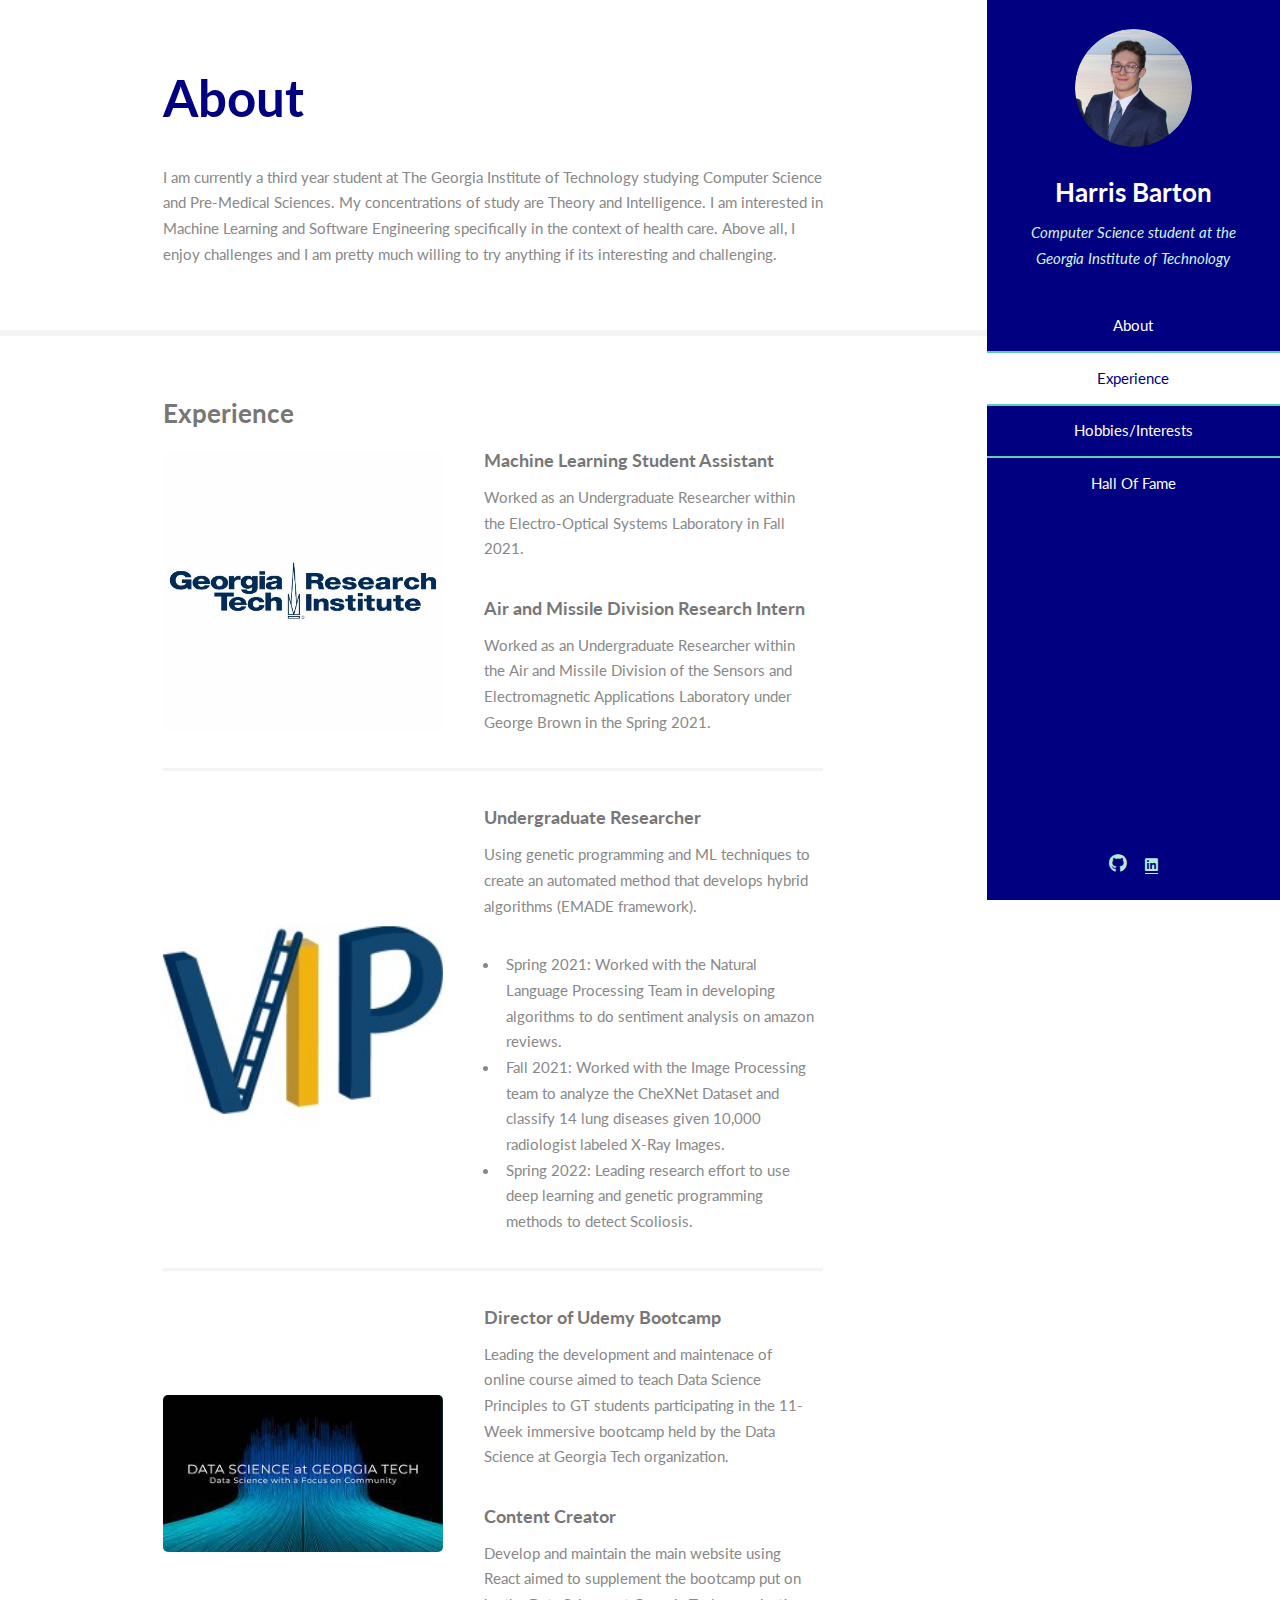
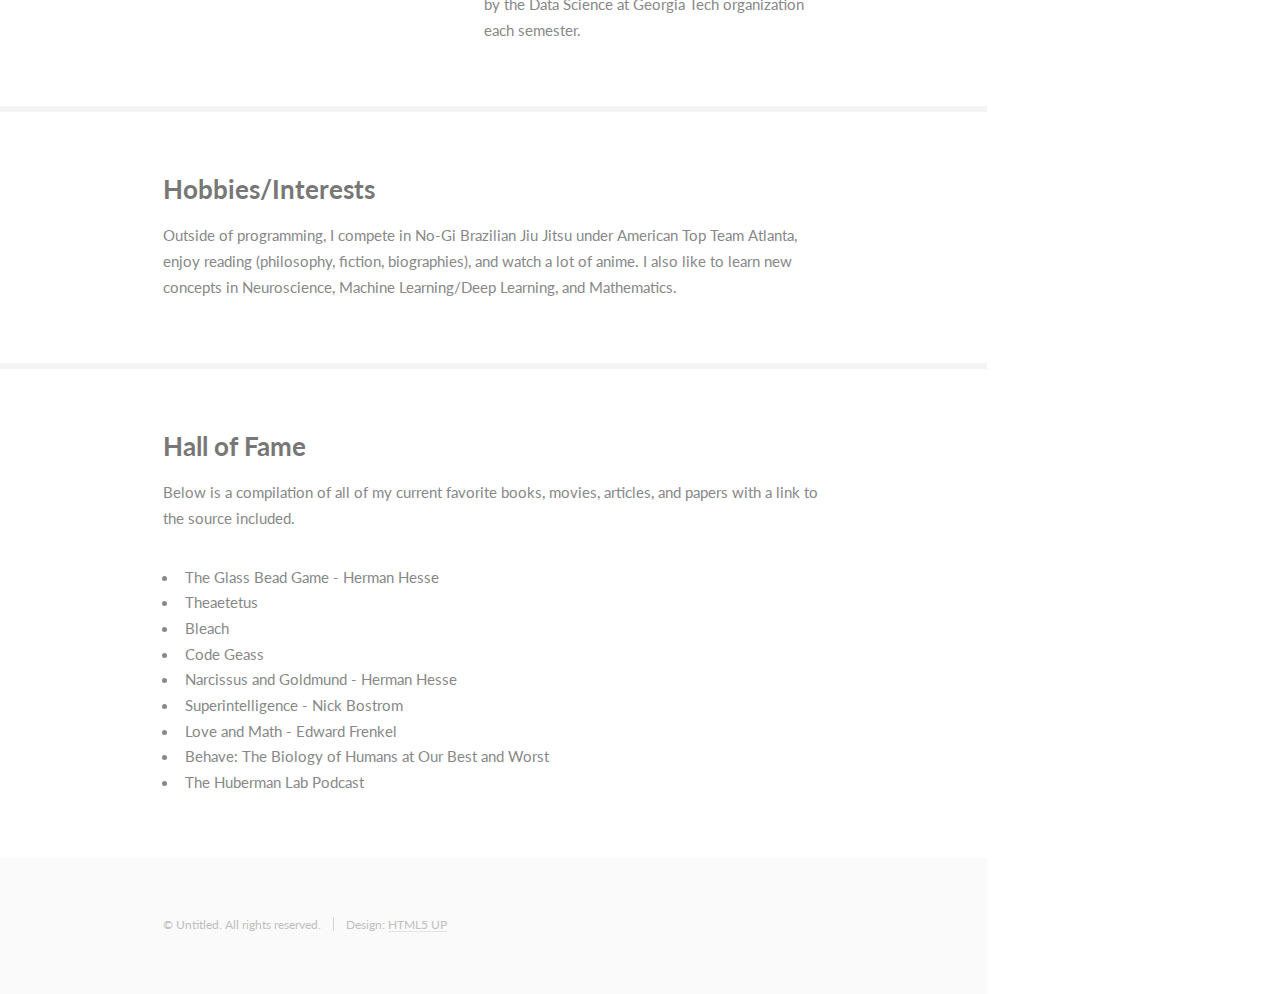
<file: index.html>
<!DOCTYPE HTML>
<html>
	<head>
		<title>Harris Barton</title>
		<meta charset="utf-8" />
		<meta name="viewport" content="width=device-width, initial-scale=1, user-scalable=no" />
		<link rel="stylesheet" href="assets/css/main.css" />
	</head>
	<body class="is-preload">

		<!-- Header -->
			<section id="header">
				<header>
					<span class="image avatar"><img src="images/ProfilePic.jpeg" alt="" /></span>
					<h1 id="logo"><a href="#">Harris Barton</a></h1>
					<p>Computer Science student at the Georgia Institute of Technology</p>
				</header>
				<nav id="nav">
					<ul>
						<li><a href="#one" class="active">About</a></li>
						<li><a href="#two">Experience</a></li>
						<li><a href="#three">Hobbies/Interests</a></li>
						<!-- <li><a href="#four">Learning</a></li>						 -->
						<li><a href="#five">Hall Of Fame</a></li>
					</ul>
				</nav>
				<footer>
					<ul class="icons">
						<li><a href="https://github.com/harrisbarton" class="icon brands fa-github"><span class="label">Github</span></a></li>
						<li><a href="https://www.linkedin.com/in/harris-barton-904936194/" class="fab fa-linkedin"><span class="label"></span></a></li>
					</ul>
				</footer>
			</section>

		<!-- Wrapper -->
			<div id="wrapper">

				<!-- Main -->
					<div id="main">

						<!-- One -->
							<section id="one">
								<div class="container">
									<header class="major">
										<h2>About</h2>
									</header>
									<p>I am currently a third year student at The Georgia Institute of Technology studying Computer Science and Pre-Medical Sciences. My concentrations of 
									 study are Theory and Intelligence. I am interested in Machine Learning and Software Engineering specifically in the context of health care. Above all, I enjoy 
									 challenges and I am pretty much willing to try anything if its interesting and challenging. 
									</p>
								</div>
							</section>
						<!-- Two -->
							<section id="two">
								<div class="container">
									<h3>Experience</h3>
									<div class="features">
										<article>
											<a href="#" class="image"><img src="images/GTRI.jpeg" alt=""/></a>
											<div class="inner">
												<h4>Machine Learning Student Assistant</h4>
												<p>Worked as an Undergraduate Researcher within the Electro-Optical Systems Laboratory in Fall 2021. </p>
												<h4>Air and Missile Division Research Intern</h4>
												<p>Worked as an Undergraduate Researcher within the Air and Missile Division of the Sensors and Electromagnetic Applications Laboratory under George Brown in the Spring 2021.</p>
											</div>
										</article>
										<article>
											<a href="#" class="image"><img src="images/VIP.jpeg" alt="" /></a>
											<div class="inner">
												<h4>Undergraduate Researcher</h4>
												<p>Using genetic programming and ML techniques to create an automated method that develops hybrid algorithms (EMADE framework).</p>
												<ul>
													<li>Spring 2021: Worked with the Natural Language Processing Team in developing algorithms to do sentiment analysis on amazon reviews.</li>
													<li>Fall 2021: Worked with the Image Processing team to analyze the CheXNet Dataset and classify 14 lung diseases given 10,000 radiologist labeled
													X-Ray Images.</li>
													<li>Spring 2022: Leading research effort to use deep learning and genetic programming methods to detect Scoliosis.</li>

												</ul>
											</div>
										</article>
										<article>
											<a href="#" class="image"><img src="images/DataScienceatGeorgiaTech.jpeg" alt="" /></a>
											<div class="inner">
												<h4>Director of Udemy Bootcamp</h4>
												<p>Leading the development and maintenace of online course aimed to teach Data Science Principles to GT students participating in 
												the 11-Week immersive bootcamp held by the Data Science at Georgia Tech organization.</p>
												<h4>Content Creator</h4>
												<p>Develop and maintain the main website using React aimed to supplement the bootcamp put on by the Data Science at Georgia Tech organization
												each semester. </p>
											</div>
										</article>
									</div>
								</div>
							</section>
						<!-- Three -->
							<section id="three">
								<div class="container">
									<h3>Hobbies/Interests</h3>
									<p>Outside of programming, I compete in No-Gi Brazilian Jiu Jitsu under American Top Team Atlanta, enjoy
									reading (philosophy, fiction, biographies), and watch a lot of anime. I also like to learn new concepts in Neuroscience, Machine Learning/Deep Learning,
									and Mathematics.</p>
								</div>
							</section>
						<!-- Four -->
						<!-- <section id="four">
							<div class="container">
								<h3>Notes／Resources</h3>
								<p>Below is a list of notes and resources for some subjects I have self-studied. Might be a good reference for anyone who is wanting to try to self study a topic but 
								   isn't sure how to go about it. Self-studying various interesting topics has always been something I like to do and I think it is important for keeping ones love of learning
								   alive over a long period of time, especially for college students who have to spend much of their time in core requirements taking courses we don't find very interesting.
								</p>
								<p>
									I update this live, so of course since I just created this page, these will be unfinished until around May 2022, when I finish a course or a textbook, I will split into two sections, Complete and In Progress, and then display appropriately.
								</p>
								<ul>
									<li><a href = "algebra.html"</a>Abstract Algebra</li>
									<li><a href = "DeepLearning.html"</a>Geometric Deep Learning</li>
								</ul>
							</div>
						</section> -->
						<!-- five -->
						<section id="five">
							<div class="container">
								<h3>Hall of Fame</h3>
								<p>Below is a compilation of all of my current favorite books, movies, articles, and papers with a link to the source
								included.</p>
								<ul>
									<li><a href = "https://www.amazon.com/dp/B00ANI9G0O/ref=dp-kindle-redirect?_encoding=UTF8&btkr=1"></a> The Glass Bead Game - Herman Hesse</li>
									<li><a href = "https://plato.stanford.edu/entries/plato-theaetetus/"></a>Theaetetus</li>
									<li> <a href = "https://en.wikipedia.org/wiki/Bleach_(TV_series)"></a>Bleach</li>
									<li><a href = "https://en.wikipedia.org/wiki/Code_Geass"></a>Code Geass</li>
									<li><a href="https://www.amazon.com/dp/B00AQUTOZG/ref=dp-kindle-redirect?_encoding=UTF8&btkr=1"></a> Narcissus and Goldmund - Herman Hesse</li>
									<li><a href="https://www.amazon.com/Superintelligence-Dangers-Strategies-Nick-Bostrom-ebook/dp/B00LOOCGB2/ref=sr_1_4?dchild=1&keywords=Super+intelligence&qid=1633905677&s=digital-text&sr=1-4"></a> Superintelligence - Nick Bostrom</li>
									<li><a href = "https://www.edwardfrenkel.com/lovemath/"></a>Love and Math - Edward Frenkel</li>
									<li><a href = "https://www.amazon.com/Behave-Biology-Humans-Best-Worst/dp/0143110918/ref=asc_df_0143110918/?tag=hyprod-20&linkCode=df0&hvadid=312064598816&hvpos=&hvnetw=g&hvrand=15884372242590954952&hvpone=&hvptwo=&hvqmt=&hvdev=c&hvdvcmdl=&hvlocint=&hvlocphy=1015254&hvtargid=pla-469024892366&psc=1"></a> Behave: The Biology of Humans at Our Best and Worst</li>
									<li><a href = "https://hubermanlab.com/"></a>The Huberman Lab Podcast</li>

									
								</ul>
							</div>
						</section>
					</div>
				<!-- Footer -->
					<section id="footer">
						<div class="container">
							<ul class="copyright">
								<li>&copy; Untitled. All rights reserved.</li><li>Design: <a href="http://html5up.net">HTML5 UP</a></li>
							</ul>
						</div>
					</section>

			</div>

		<!-- Scripts -->
			<script src="assets/js/jquery.min.js"></script>
			<script src="assets/js/jquery.scrollex.min.js"></script>
			<script src="assets/js/jquery.scrolly.min.js"></script>
			<script src="assets/js/browser.min.js"></script>
			<script src="assets/js/breakpoints.min.js"></script>
			<script src="assets/js/util.js"></script>
			<script src="assets/js/main.js"></script>

	</body>
</html>
</file>
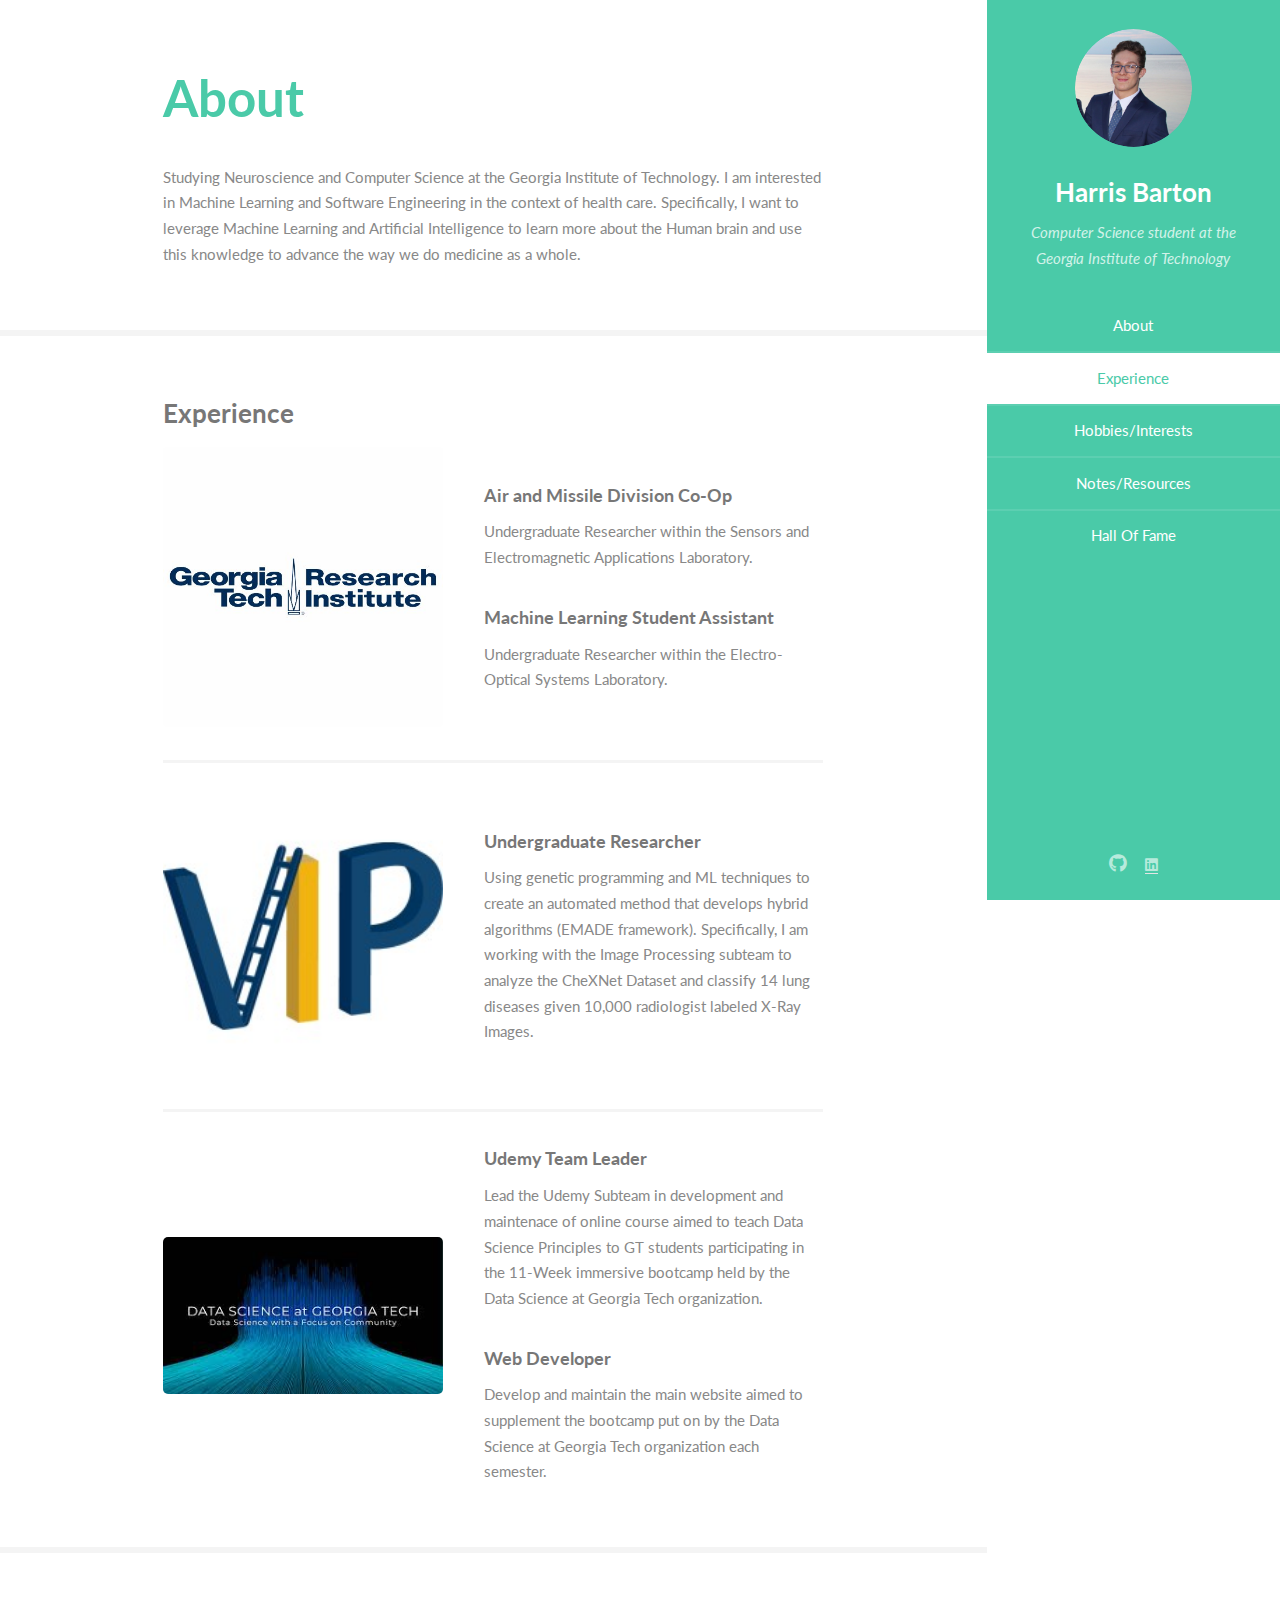
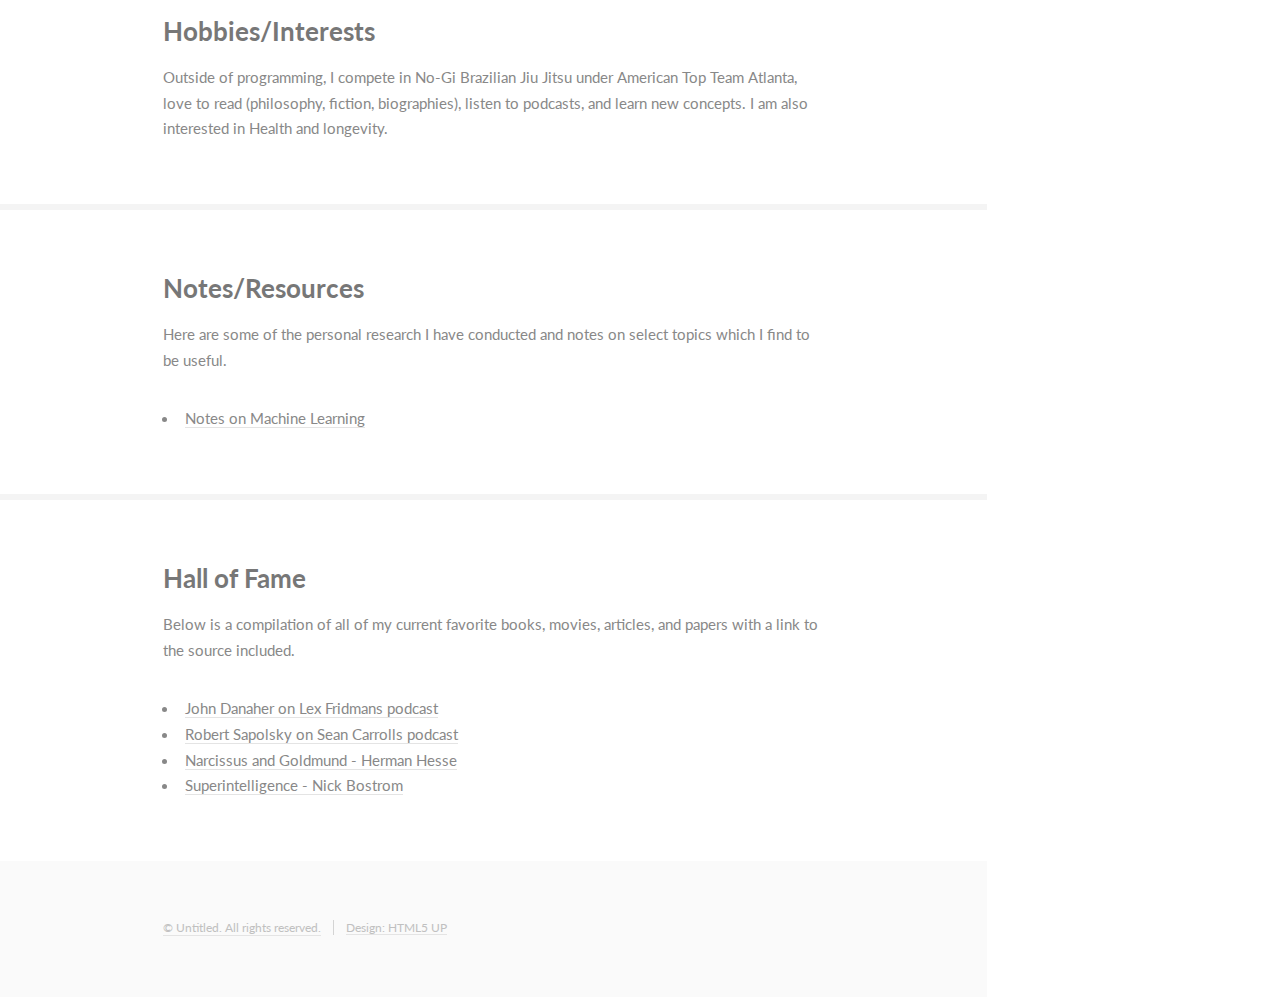
<file: Personal Website/html5up-read-only/index.html>
<!DOCTYPE HTML>
<html>
	<head>
		<title>Harris Barton</title>
		<meta charset="utf-8" />
		<meta name="viewport" content="width=device-width, initial-scale=1, user-scalable=no" />
		<link rel="stylesheet" href="assets/css/main.css" />
	</head>
	<body class="is-preload">

		<!-- Header -->
			<section id="header">
				<header>
					<span class="image avatar"><img src="images/ProfilePic.jpeg" alt="" /></span>
					<h1 id="logo"><a href="#">Harris Barton</a></h1>
					<p>Computer Science student at the Georgia Institute of Technology</p>
				</header>
				<nav id="nav">
					<ul>
						<li><a href="#one" class="active">About</a></li>
						<li><a href="#two">Experience</a></li>
						<li><a href="#three">Hobbies/Interests</a></li>
						<li><a href="#four">Notes/Resources</a></li>
						<li><a href="#five">Hall Of Fame</a></li>
					</ul>
				</nav>
				<footer>
					<ul class="icons">
						<li><a href="https://github.com/harrisbarton" class="icon brands fa-github"><span class="label">Github</span></a></li>
						<li><a href="https://www.linkedin.com/in/harris-barton-904936194/" class="fab fa-linkedin"><span class="label"></span></a></li>
					</ul>
				</footer>
			</section>

		<!-- Wrapper -->
			<div id="wrapper">

				<!-- Main -->
					<div id="main">

						<!-- One -->
							<section id="one">
								<div class="container">
									<header class="major">
										<h2>About</h2>
									</header>
									<p>Studying Neuroscience and Computer Science at the Georgia Institute of Technology.
									 I am interested in Machine Learning and Software Engineering in the context of health care. Specifically, I want to
									 leverage Machine Learning and Artificial Intelligence to learn more about the Human brain and use this knowledge to advance 
									 the way we do medicine as a whole. 
									</p>
								</div>
							</section>

						<!-- Two -->
							<section id="two">
								<div class="container">
									<h3>Experience</h3>
									<div class="features">
										<article>
											<a href="#" class="image"><img src="images/GTRI.jpeg" alt=""/></a>
											<div class="inner">
												<h4>Air and Missile Division Co-Op</h4>
												<p>Undergraduate Researcher within the Sensors and Electromagnetic Applications Laboratory.</p>
												<h4>Machine Learning Student Assistant</h4>
												<p>Undergraduate Researcher within the Electro-Optical Systems Laboratory.</p>
											</div>
										</article>
										<article>
											<a href="#" class="image"><img src="images/VIP.jpeg" alt="" /></a>
											<div class="inner">
												<h4>Undergraduate Researcher</h4>
												<p>Using genetic programming and ML techniques to create an automated method that develops hybrid algorithms (EMADE framework). Specifically, 
												I am working with the Image Processing subteam to analyze the CheXNet Dataset and classify 14 lung diseases given 10,000 radiologist labeled
												X-Ray Images.</p>
											</div>
										</article>
										<article>
											<a href="#" class="image"><img src="images/DataScienceatGeorgiaTech.jpeg" alt="" /></a>
											<div class="inner">
												<h4>Udemy Team Leader</h4>
												<p>Lead the Udemy Subteam in development and maintenace of online course aimed to teach Data Science Principles to GT students participating in 
												the 11-Week immersive bootcamp held by the Data Science at Georgia Tech organization.</p>
												<h4>Web Developer</h4>
												<p>Develop and maintain the main website aimed to supplement the bootcamp put on by the Data Science at Georgia Tech organization
												each semester.</p>
											</div>
										</article>
									</div>
								</div>
							</section>

						<!-- Three -->
							<section id="three">
								<div class="container">
									<h3>Hobbies/Interests</h3>
									<p>Outside of programming, I compete in No-Gi Brazilian Jiu Jitsu under American Top Team Atlanta, love to 
									read (philosophy, fiction, biographies), listen to podcasts, and learn new concepts. I am also interested in 
								    Health and longevity. </p>
								</div>
							</section>

						<!-- Four -->
							<section id="four">
								<div class="container">
									<h3>Notes/Resources</h3>
									<p>Here are some of the personal research I have conducted and notes on select topics which I find to be useful.</p>
									<ul>
										<li><a href="images/ML_Notes.pdf">Notes on Machine Learning</a></li>
									</ul>
								</div>
							</section>
						<!-- Five -->
						<section id="five">
							<div class="container">
								<h3>Hall of Fame</h3>
								<p>Below is a compilation of all of my current favorite books, movies, articles, and papers with a link to the source
								included.</p>
								<ul>
									<li><a href="https://www.youtube.com/watch?v=ktuw6Ow4sd0&ab_channel=LexFridman"</a> John Danaher on Lex Fridmans podcast</li>
									<li><a href="https://www.youtube.com/watch?v=pcPZ0Z0bO1o&ab_channel=SeanCarroll"</a> Robert Sapolsky on Sean Carrolls podcast</li>
									<li><a href="https://www.amazon.com/dp/B00AQUTOZG/ref=dp-kindle-redirect?_encoding=UTF8&btkr=1"</a> Narcissus and Goldmund - Herman Hesse</li>
									<li><a href="https://www.amazon.com/Superintelligence-Dangers-Strategies-Nick-Bostrom-ebook/dp/B00LOOCGB2/ref=sr_1_4?dchild=1&keywords=Super+intelligence&qid=1633905677&s=digital-text&sr=1-4"</a> Superintelligence - Nick Bostrom</li>
									

								</ul>
							</div>
						</section>
					</div>

				<!-- Footer -->
					<section id="footer">
						<div class="container">
							<ul class="copyright">
								<li>&copy; Untitled. All rights reserved.</li><li>Design: <a href="http://html5up.net">HTML5 UP</a></li>
							</ul>
						</div>
					</section>

			</div>

		<!-- Scripts -->
			<script src="assets/js/jquery.min.js"></script>
			<script src="assets/js/jquery.scrollex.min.js"></script>
			<script src="assets/js/jquery.scrolly.min.js"></script>
			<script src="assets/js/browser.min.js"></script>
			<script src="assets/js/breakpoints.min.js"></script>
			<script src="assets/js/util.js"></script>
			<script src="assets/js/main.js"></script>

	</body>
</html>
</file>
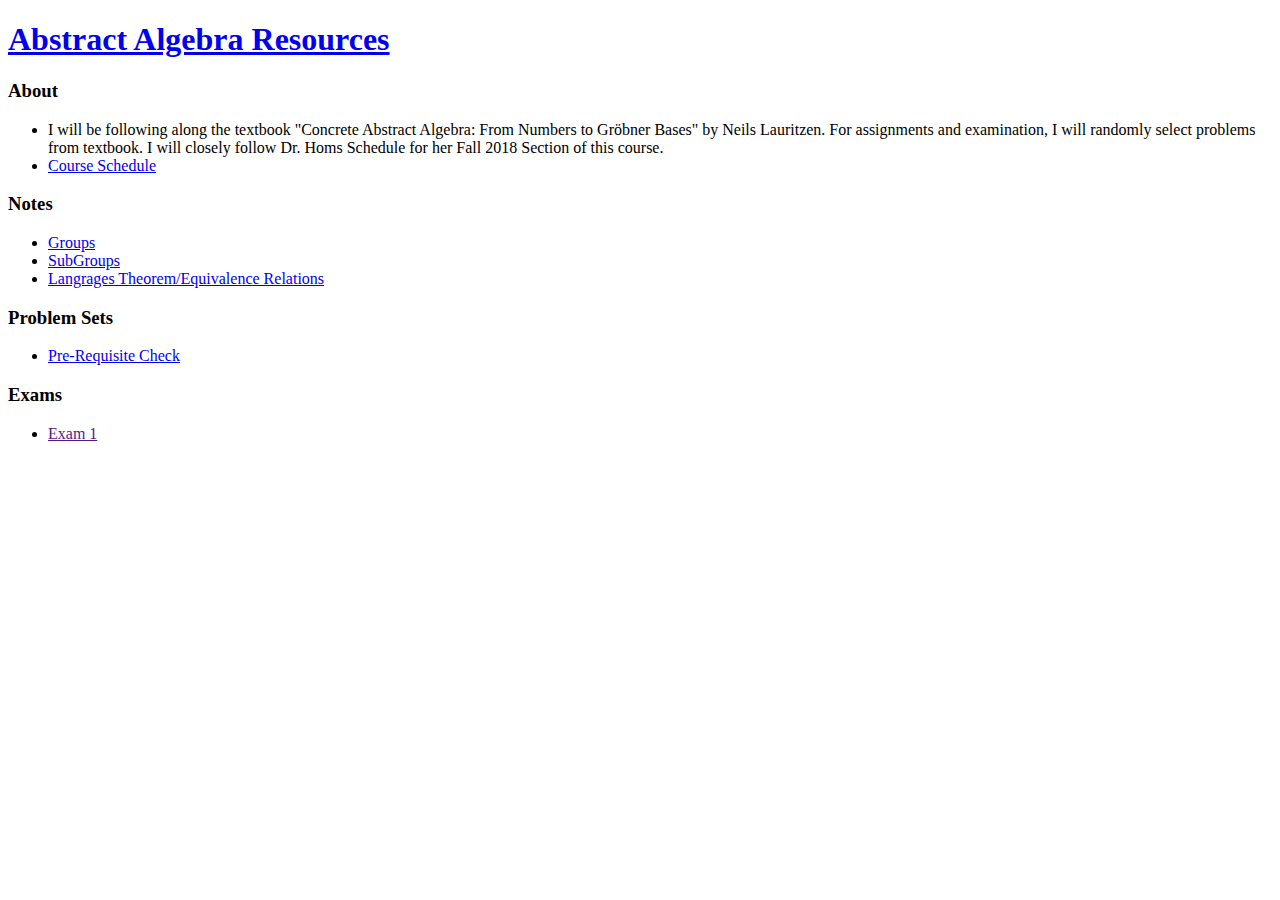
<file: algebra.html>
<!DOCTYPE HTML>
<html>
	<head>
		<title>Abstract Algebra Page</title>
		<meta charset="utf-8" />
		<meta name="viewport" content="width=device-width, initial-scale=1, user-scalable=no" />
	</head>
    <body class="is-preload">
	<!-- Header -->
			<section id="header">
				<header>
					<h1 id="logo"><a href="#">Abstract Algebra Resources</a></h1>
				</header>

                <div id="wrapper">
                    <!-- Main -->
                        <div id="main">
                            <!-- One -->
                            <section id="one">
                                <div class="container">
                                    <h3>About</h3>
                                    <ul>
                                        <li>I will be following along the textbook "Concrete Abstract Algebra: From Numbers to Gröbner Bases" by Neils Lauritzen. For assignments and examination, I will randomly select problems from textbook. I will closely follow 
                                            Dr. Homs Schedule for her Fall 2018 Section of this course. </li>
                                        <li><a href="https://docs.google.com/spreadsheets/d/e/2PACX-1vSUtW-UgpCHeTrFuj3HhJTIxOuxS_qSCCSJBpnUI2rycKROV9umEEUsJFKUgVB0gJwXuwRIy1brNspE/pubhtml?gid=0&single=true" class="active">Course Schedule</a></li>
                                    </ul>    
                                </div>
                            </section>
                            <!-- One -->
                                <section id="one">
                                    <div class="container">
                                        <h3>Notes</h3>
                                        <ul>
                                            <li><a href="https://drive.google.com/file/d/1gtDsWGIfd2I6bJKDFUN3foH9xXj5s6Ti/view?usp=sharing" class="active">Groups</a></li>
                                            <li><a href="https://drive.google.com/file/d/1Kmp0DMkLwEd6dtKzNkBKXqRSi1_fW3Dp/view?usp=sharing" class="active">SubGroups</a></li>
                                            <li><a href="https://drive.google.com/drive/u/0/folders/1f0MnXe5xVief2o1kQNoj8GzOTfny3Kha" class="active">Langrages Theorem/Equivalence Relations</a></li>
                                        </ul>    
                                    </div>
                                </section>
                            <!-- Two -->
                                <section id="two">
                                    <div class="container">
                                        <h3>Problem Sets</h3>
                                        <ul>
                                            <li><a href="https://drive.google.com/drive/u/0/folders/1NJ3ph1F3hl0VIxSPBBzWDeZ0bWdCRZmb" class="active">Pre-Requisite Check</a></li>
                                        </ul>
                                    </div>
                                </section>
                            <!-- Three -->
                                <section id="three">
                                    <div class="container">
                                        <h3>Exams</h3>
                                        <ul>
                                            <li><a href="" class="active">Exam 1</a></li>
                                        </ul>
                                    </div>
                                </section>
                        </div>  
                </div>
			</section>
    </body>
</html>
</file>
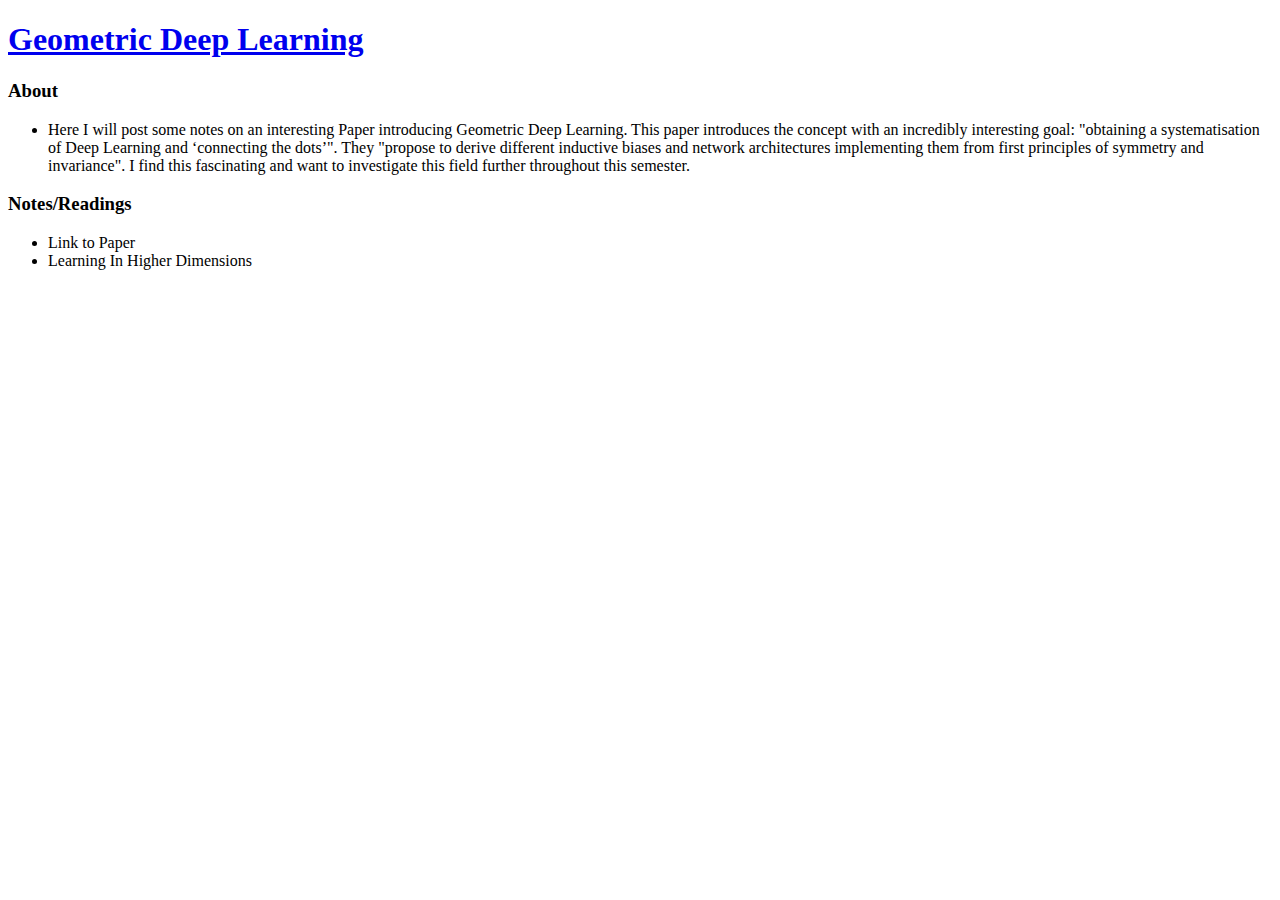
<file: DeepLearning.html>
<!DOCTYPE HTML>
<html>
	<head>
		<title>Geometric Deep Learning</title>
		<meta charset="utf-8" />
		<meta name="viewport" content="width=device-width, initial-scale=1, user-scalable=no" />
	</head>
    <body class="is-preload">
	<!-- Header -->
			<section id="header">
				<header>
					<h1 id="logo"><a href="#">Geometric Deep Learning</a></h1>
				</header>

                <div id="wrapper">
                    <!-- Main -->
                        <div id="main">
                            <!-- One -->
                            <section id="one">
                                <div class="container">
                                    <h3>About</h3>
                                    <ul>
                                        <li>Here I will post some notes on an interesting Paper introducing Geometric Deep Learning. This paper introduces the concept with an 
                                            incredibly interesting goal: "obtaining a systematisation of Deep Learning and ‘connecting the dots’". They "propose to derive different inductive biases and network architectures
                                            implementing them from first principles of symmetry and invariance". I find this fascinating and want to investigate this field further 
                                            throughout this semester. 
                                        </li>
                                    </ul>    
                                </div>
                            </section>
                            <!-- One -->
                                <section id="one">
                                    <div class="container">
                                        <h3>Notes/Readings</h3>
                                        <ul>
                                            <li><a href = "https://arxiv.org/pdf/2104.13478v2.pdf"></a> Link to Paper</li>
                                            <li><a href = "https://arxiv.org/pdf/2104.13478v2.pdf"></a> Learning In Higher Dimensions</li>

                                        </ul>    
                                    </div>
                                </section>
                        </div>  
                </div>
			</section>
    </body>
</html>
</file>
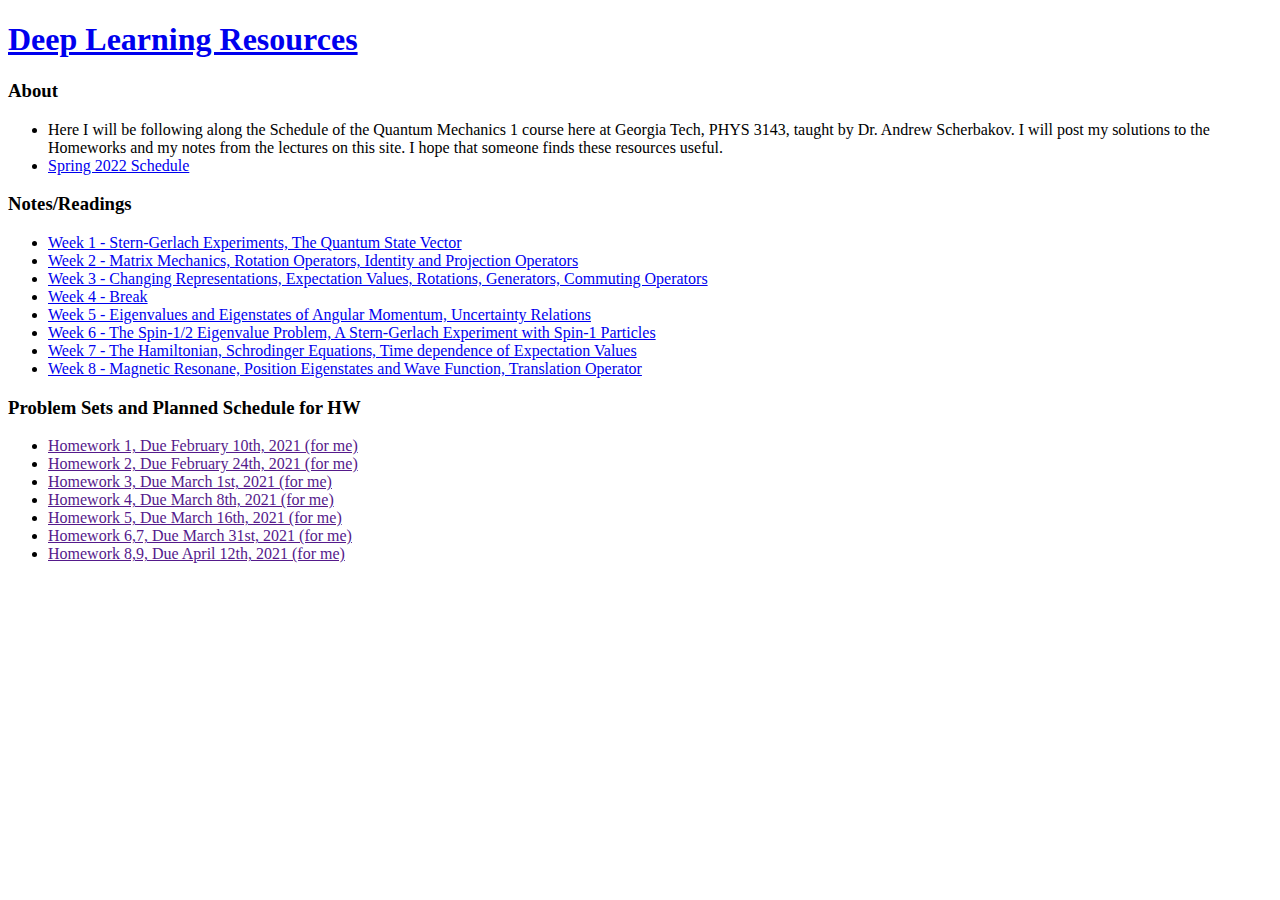
<file: QuantumMechanics.html>
<!DOCTYPE HTML>
<html>
	<head>
		<title>Quantum Mechanics </title>
		<meta charset="utf-8" />
		<meta name="viewport" content="width=device-width, initial-scale=1, user-scalable=no" />
	</head>
    <body class="is-preload">
	<!-- Header -->
			<section id="header">
				<header>
					<h1 id="logo"><a href="#">Deep Learning Resources</a></h1>
				</header>

                <div id="wrapper">
                    <!-- Main -->
                        <div id="main">
                            <!-- One -->
                            <section id="one">
                                <div class="container">
                                    <h3>About</h3>
                                    <ul>
                                        <li>Here I will be following along the Schedule of the Quantum Mechanics 1 course here at Georgia Tech, PHYS 3143, taught by Dr. Andrew Scherbakov. I will post my solutions to the Homeworks and my notes 
                                            from the lectures on this site. I hope that someone finds these resources useful. 
                                        </li>
                                        <li><a href="https://quantum-mechanics.gatech.edu/schedule/schedule.html" class="active">Spring 2022 Schedule</a></li>
                                    </ul>    
                                </div>
                            </section>
                            <!-- One -->
                                <section id="one">
                                    <div class="container">
                                        <h3>Notes/Readings</h3>
                                        <ul>
                                            <li><a href="QuantumMechanics.html" class="active">Week 1 - Stern-Gerlach Experiments, The Quantum State Vector</a></li>
                                            <li><a href="QuantumMechanics.html" class="active">Week 2 - Matrix Mechanics, Rotation Operators, Identity and Projection Operators</a></li>
                                            <li><a href="QuantumMechanics.html" class="active">Week 3 - Changing Representations, Expectation Values, Rotations, Generators, Commuting Operators</a></li>
                                            <li><a href="QuantumMechanics.html" class="active">Week 4 - Break</a></li>
                                            <li><a href="QuantumMechanics.html" class="active">Week 5 - Eigenvalues and Eigenstates of Angular Momentum, Uncertainty Relations</a></li>
                                            <li><a href="QuantumMechanics.html" class="active">Week 6 - The Spin-1/2 Eigenvalue Problem, A Stern-Gerlach Experiment with Spin-1 Particles</a></li>
                                            <li><a href="QuantumMechanics.html" class="active">Week 7 - The Hamiltonian, Schrodinger Equations, Time dependence of Expectation Values</a></li>
                                            <li><a href="QuantumMechanics.html" class="active">Week 8 - Magnetic Resonane, Position Eigenstates and Wave Function, Translation Operator</a></li>
                                            
                                        </ul>    
                                    </div>
                                </section>
                                <section id="two">
                                    <div class="container">
                                        <h3>Problem Sets and Planned Schedule for HW</h3>
                                        <ul>
                                            <li><a href="" class="active">Homework 1, Due February 10th, 2021 (for me)</a></li>
                                            <li><a href="" class="active">Homework 2, Due February 24th, 2021 (for me)</a></li>
                                            <li><a href="" class="active">Homework 3, Due March 1st, 2021 (for me)</a></li>
                                            <li><a href="" class="active">Homework 4, Due March 8th, 2021 (for me)</a></li>
                                            <li><a href="" class="active">Homework 5, Due March 16th, 2021 (for me)</a></li>
                                            <li><a href="" class="active">Homework 6,7, Due March 31st, 2021 (for me)</a></li>
                                            <li><a href="" class="active">Homework 8,9, Due April 12th, 2021 (for me)</a></li>
                                        </ul>
                                    </div>
                                </section>
                        </div>  
                </div>
			</section>
    </body>
</html>
</file>
<file: assets/css/main.css>
@import url("fontawesome-all.min.css");
@import url("https://fonts.googleapis.com/css?family=Lato:400,400italic,700,700italic|Source+Code+Pro:400");

/*
	Read Only by HTML5 UP
	html5up.net | @ajlkn
	Free for personal and commercial use under the CCA 3.0 license (html5up.net/license)
*/

html, body, div, span, applet, object,
iframe, h1, h2, h3, h4, h5, h6, p, blockquote,
pre, a, abbr, acronym, address, big, cite,
code, del, dfn, em, img, ins, kbd, q, s, samp,
small, strike, strong, sub, sup, tt, var, b,
u, i, center, dl, dt, dd, ol, ul, li, fieldset,
form, label, legend, table, caption, tbody,
tfoot, thead, tr, th, td, article, aside,
canvas, details, embed, figure, figcaption,
footer, header, hgroup, menu, nav, output, ruby,
section, summary, time, mark, audio, video {
	margin: 0;
	padding: 0;
	border: 0;
	font-size: 100%;
	font: inherit;
	vertical-align: baseline;}

article, aside, details, figcaption, figure,
footer, header, hgroup, menu, nav, section {
	display: block;}

body {
	line-height: 1;
}

ol, ul {
	list-style: none;
}

blockquote, q {
	quotes: none;
}

	blockquote:before, blockquote:after, q:before, q:after {
		content: '';
		content: none;
	}

table {
	border-collapse: collapse;
	border-spacing: 0;
}

body {
	-webkit-text-size-adjust: none;
}

mark {
	background-color: transparent;
	color: inherit;
}

input::-moz-focus-inner {
	border: 0;
	padding: 0;
}

input, select, textarea {
	-moz-appearance: none;
	-webkit-appearance: none;
	-ms-appearance: none;
	appearance: none;
}

/* Basic */

	html {
		box-sizing: border-box;
	}

	*, *:before, *:after {
		box-sizing: inherit;
	}

	body {
		background: #fff;
	}

		body.is-preload *, body.is-preload *:before, body.is-preload *:after {
			-moz-animation: none !important;
			-webkit-animation: none !important;
			-ms-animation: none !important;
			animation: none !important;
			-moz-transition: none !important;
			-webkit-transition: none !important;
			-ms-transition: none !important;
			transition: none !important;
		}

	body, input, select, textarea {
		color: #888;
		font-family: "Lato", sans-serif;
		font-size: 16pt;
		font-weight: 400;
		line-height: 1.75em;
	}

	a {
		-moz-transition: color 0.2s ease-in-out, border-color 0.2s ease-in-out;
		-webkit-transition: color 0.2s ease-in-out, border-color 0.2s ease-in-out;
		-ms-transition: color 0.2s ease-in-out, border-color 0.2s ease-in-out;
		transition: color 0.2s ease-in-out, border-color 0.2s ease-in-out;
		border-bottom: solid 1px #e4e4e4;
		color: inherit;
		text-decoration: none;
	}

		a:hover {
			border-bottom-color: transparent;
			color: #000080 !important;
		}

	strong, b {
		color: #777;
		font-weight: 700;
	}

	em, i {
		font-style: italic;
	}

	p {
		margin: 0 0 2.25em 0;
	}

	h1, h2, h3, h4, h5, h6 {
		color: #777;
		font-weight: 700;
		line-height: 1em;
		margin: 0 0 0.5625em 0;
	}

		h1 a, h2 a, h3 a, h4 a, h5 a, h6 a {
			border: 0;
			color: inherit;
			text-decoration: none;
		}

	h2 {
		font-size: 2em;
		line-height: 1.5em;
	}

	h3 {
		font-size: 1.75em;
		line-height: 1.5em;
	}

	h4 {
		font-size: 1.25em;
		line-height: 1.5em;
	}

	h5 {
		font-size: 0.9em;
		line-height: 1.5em;
	}

	h6 {
		font-size: 0.7em;
		line-height: 1.5em;
	}

	sub {
		font-size: 0.8em;
		position: relative;
		top: 0.5em;
	}

	sup {
		font-size: 0.8em;
		position: relative;
		top: -0.5em;
	}

	hr {
		border: 0;
		border-bottom: solid 2px #f4f4f4;
		margin: 2.25em 0;
	}

		hr.major {
			margin: 3.375em 0;
		}

	blockquote {
		border-left: solid 8px #e4e4e4;
		font-style: italic;
		margin: 0 0 2.25em 0;
		padding: 0.5em 0 0.5em 2em;
	}

	code {
		background: #555;
		border-radius: 5px;
		color: #fff;
		font-family: "Source Code Pro", monospace;
		font-size: 0.9em;
		margin: 0 0.25em;
		padding: 0.25em 0.65em;
	}

	pre {
		font-family: "Source Code Pro", monospace;
		font-size: 0.9em;
		margin: 0 0 2.25em 0;
	}

		pre code {
			-webkit-overflow-scrolling: touch;
			display: block;
			line-height: 1.5em;
			overflow-x: auto;
			padding: 1em 1.5em;
		}

	.align-left {
		text-align: left;
	}

	.align-center {
		text-align: center;
	}

	.align-right {
		text-align: right;
	}

/* Row */

	.row {
		display: flex;
		flex-wrap: wrap;
		box-sizing: border-box;
		align-items: stretch;
	}

		.row > * {
			box-sizing: border-box;
		}

		.row.gtr-uniform > * > :last-child {
			margin-bottom: 0;
		}

		.row.aln-left {
			justify-content: flex-start;
		}

		.row.aln-center {
			justify-content: center;
		}

		.row.aln-right {
			justify-content: flex-end;
		}

		.row.aln-top {
			align-items: flex-start;
		}

		.row.aln-middle {
			align-items: center;
		}

		.row.aln-bottom {
			align-items: flex-end;
		}

		.row > .imp {
			order: -1;
		}

		.row > .col-1 {
			width: 8.33333%;
		}

		.row > .off-1 {
			margin-left: 8.33333%;
		}

		.row > .col-2 {
			width: 16.66667%;
		}

		.row > .off-2 {
			margin-left: 16.66667%;
		}

		.row > .col-3 {
			width: 25%;
		}

		.row > .off-3 {
			margin-left: 25%;
		}

		.row > .col-4 {
			width: 33.33333%;
		}

		.row > .off-4 {
			margin-left: 33.33333%;
		}

		.row > .col-5 {
			width: 41.66667%;
		}

		.row > .off-5 {
			margin-left: 41.66667%;
		}

		.row > .col-6 {
			width: 50%;
		}

		.row > .off-6 {
			margin-left: 50%;
		}

		.row > .col-7 {
			width: 58.33333%;
		}

		.row > .off-7 {
			margin-left: 58.33333%;
		}

		.row > .col-8 {
			width: 66.66667%;
		}

		.row > .off-8 {
			margin-left: 66.66667%;
		}

		.row > .col-9 {
			width: 75%;
		}

		.row > .off-9 {
			margin-left: 75%;
		}

		.row > .col-10 {
			width: 83.33333%;
		}

		.row > .off-10 {
			margin-left: 83.33333%;
		}

		.row > .col-11 {
			width: 91.66667%;
		}

		.row > .off-11 {
			margin-left: 91.66667%;
		}

		.row > .col-12 {
			width: 100%;
		}

		.row > .off-12 {
			margin-left: 100%;
		}

		.row.gtr-0 {
			margin-top: 0;
			margin-left: 0em;
		}

			.row.gtr-0 > * {
				padding: 0 0 0 0em;
			}

			.row.gtr-0.gtr-uniform {
				margin-top: 0em;
			}

				.row.gtr-0.gtr-uniform > * {
					padding-top: 0em;
				}

		.row.gtr-25 {
			margin-top: 0;
			margin-left: -0.5em;
		}

			.row.gtr-25 > * {
				padding: 0 0 0 0.5em;
			}

			.row.gtr-25.gtr-uniform {
				margin-top: -0.5em;
			}

				.row.gtr-25.gtr-uniform > * {
					padding-top: 0.5em;
				}

		.row.gtr-50 {
			margin-top: 0;
			margin-left: -1em;
		}

			.row.gtr-50 > * {
				padding: 0 0 0 1em;
			}

			.row.gtr-50.gtr-uniform {
				margin-top: -1em;
			}

				.row.gtr-50.gtr-uniform > * {
					padding-top: 1em;
				}

		.row {
			margin-top: 0;
			margin-left: -2em;
		}

			.row > * {
				padding: 0 0 0 2em;
			}

			.row.gtr-uniform {
				margin-top: -2em;
			}

				.row.gtr-uniform > * {
					padding-top: 2em;
				}

		.row.gtr-150 {
			margin-top: 0;
			margin-left: -3em;
		}

			.row.gtr-150 > * {
				padding: 0 0 0 3em;
			}

			.row.gtr-150.gtr-uniform {
				margin-top: -3em;
			}

				.row.gtr-150.gtr-uniform > * {
					padding-top: 3em;
				}

		.row.gtr-200 {
			margin-top: 0;
			margin-left: -4em;
		}

			.row.gtr-200 > * {
				padding: 0 0 0 4em;
			}

			.row.gtr-200.gtr-uniform {
				margin-top: -4em;
			}

				.row.gtr-200.gtr-uniform > * {
					padding-top: 4em;
				}

		@media screen and (max-width: 1680px) {

			.row {
				display: flex;
				flex-wrap: wrap;
				box-sizing: border-box;
				align-items: stretch;
			}

				.row > * {
					box-sizing: border-box;
				}

				.row.gtr-uniform > * > :last-child {
					margin-bottom: 0;
				}

				.row.aln-left {
					justify-content: flex-start;
				}

				.row.aln-center {
					justify-content: center;
				}

				.row.aln-right {
					justify-content: flex-end;
				}

				.row.aln-top {
					align-items: flex-start;
				}

				.row.aln-middle {
					align-items: center;
				}

				.row.aln-bottom {
					align-items: flex-end;
				}

				.row > .imp-xlarge {
					order: -1;
				}

				.row > .col-1-xlarge {
					width: 8.33333%;
				}

				.row > .off-1-xlarge {
					margin-left: 8.33333%;
				}

				.row > .col-2-xlarge {
					width: 16.66667%;
				}

				.row > .off-2-xlarge {
					margin-left: 16.66667%;
				}

				.row > .col-3-xlarge {
					width: 25%;
				}

				.row > .off-3-xlarge {
					margin-left: 25%;
				}

				.row > .col-4-xlarge {
					width: 33.33333%;
				}

				.row > .off-4-xlarge {
					margin-left: 33.33333%;
				}

				.row > .col-5-xlarge {
					width: 41.66667%;
				}

				.row > .off-5-xlarge {
					margin-left: 41.66667%;
				}

				.row > .col-6-xlarge {
					width: 50%;
				}

				.row > .off-6-xlarge {
					margin-left: 50%;
				}

				.row > .col-7-xlarge {
					width: 58.33333%;
				}

				.row > .off-7-xlarge {
					margin-left: 58.33333%;
				}

				.row > .col-8-xlarge {
					width: 66.66667%;
				}

				.row > .off-8-xlarge {
					margin-left: 66.66667%;
				}

				.row > .col-9-xlarge {
					width: 75%;
				}

				.row > .off-9-xlarge {
					margin-left: 75%;
				}

				.row > .col-10-xlarge {
					width: 83.33333%;
				}

				.row > .off-10-xlarge {
					margin-left: 83.33333%;
				}

				.row > .col-11-xlarge {
					width: 91.66667%;
				}

				.row > .off-11-xlarge {
					margin-left: 91.66667%;
				}

				.row > .col-12-xlarge {
					width: 100%;
				}

				.row > .off-12-xlarge {
					margin-left: 100%;
				}

				.row.gtr-0 {
					margin-top: 0;
					margin-left: 0em;
				}

					.row.gtr-0 > * {
						padding: 0 0 0 0em;
					}

					.row.gtr-0.gtr-uniform {
						margin-top: 0em;
					}

						.row.gtr-0.gtr-uniform > * {
							padding-top: 0em;
						}

				.row.gtr-25 {
					margin-top: 0;
					margin-left: -0.5em;
				}

					.row.gtr-25 > * {
						padding: 0 0 0 0.5em;
					}

					.row.gtr-25.gtr-uniform {
						margin-top: -0.5em;
					}

						.row.gtr-25.gtr-uniform > * {
							padding-top: 0.5em;
						}

				.row.gtr-50 {
					margin-top: 0;
					margin-left: -1em;
				}

					.row.gtr-50 > * {
						padding: 0 0 0 1em;
					}

					.row.gtr-50.gtr-uniform {
						margin-top: -1em;
					}

						.row.gtr-50.gtr-uniform > * {
							padding-top: 1em;
						}

				.row {
					margin-top: 0;
					margin-left: -2em;
				}

					.row > * {
						padding: 0 0 0 2em;
					}

					.row.gtr-uniform {
						margin-top: -2em;
					}

						.row.gtr-uniform > * {
							padding-top: 2em;
						}

				.row.gtr-150 {
					margin-top: 0;
					margin-left: -3em;
				}

					.row.gtr-150 > * {
						padding: 0 0 0 3em;
					}

					.row.gtr-150.gtr-uniform {
						margin-top: -3em;
					}

						.row.gtr-150.gtr-uniform > * {
							padding-top: 3em;
						}

				.row.gtr-200 {
					margin-top: 0;
					margin-left: -4em;
				}

					.row.gtr-200 > * {
						padding: 0 0 0 4em;
					}

					.row.gtr-200.gtr-uniform {
						margin-top: -4em;
					}

						.row.gtr-200.gtr-uniform > * {
							padding-top: 4em;
						}

		}

		@media screen and (max-width: 1280px) {

			.row {
				display: flex;
				flex-wrap: wrap;
				box-sizing: border-box;
				align-items: stretch;
			}

				.row > * {
					box-sizing: border-box;
				}

				.row.gtr-uniform > * > :last-child {
					margin-bottom: 0;
				}

				.row.aln-left {
					justify-content: flex-start;
				}

				.row.aln-center {
					justify-content: center;
				}

				.row.aln-right {
					justify-content: flex-end;
				}

				.row.aln-top {
					align-items: flex-start;
				}

				.row.aln-middle {
					align-items: center;
				}

				.row.aln-bottom {
					align-items: flex-end;
				}

				.row > .imp-large {
					order: -1;
				}

				.row > .col-1-large {
					width: 8.33333%;
				}

				.row > .off-1-large {
					margin-left: 8.33333%;
				}

				.row > .col-2-large {
					width: 16.66667%;
				}

				.row > .off-2-large {
					margin-left: 16.66667%;
				}

				.row > .col-3-large {
					width: 25%;
				}

				.row > .off-3-large {
					margin-left: 25%;
				}

				.row > .col-4-large {
					width: 33.33333%;
				}

				.row > .off-4-large {
					margin-left: 33.33333%;
				}

				.row > .col-5-large {
					width: 41.66667%;
				}

				.row > .off-5-large {
					margin-left: 41.66667%;
				}

				.row > .col-6-large {
					width: 50%;
				}

				.row > .off-6-large {
					margin-left: 50%;
				}

				.row > .col-7-large {
					width: 58.33333%;
				}

				.row > .off-7-large {
					margin-left: 58.33333%;
				}

				.row > .col-8-large {
					width: 66.66667%;
				}

				.row > .off-8-large {
					margin-left: 66.66667%;
				}

				.row > .col-9-large {
					width: 75%;
				}

				.row > .off-9-large {
					margin-left: 75%;
				}

				.row > .col-10-large {
					width: 83.33333%;
				}

				.row > .off-10-large {
					margin-left: 83.33333%;
				}

				.row > .col-11-large {
					width: 91.66667%;
				}

				.row > .off-11-large {
					margin-left: 91.66667%;
				}

				.row > .col-12-large {
					width: 100%;
				}

				.row > .off-12-large {
					margin-left: 100%;
				}

				.row.gtr-0 {
					margin-top: 0;
					margin-left: 0em;
				}

					.row.gtr-0 > * {
						padding: 0 0 0 0em;
					}

					.row.gtr-0.gtr-uniform {
						margin-top: 0em;
					}

						.row.gtr-0.gtr-uniform > * {
							padding-top: 0em;
						}

				.row.gtr-25 {
					margin-top: 0;
					margin-left: -0.375em;
				}

					.row.gtr-25 > * {
						padding: 0 0 0 0.375em;
					}

					.row.gtr-25.gtr-uniform {
						margin-top: -0.375em;
					}

						.row.gtr-25.gtr-uniform > * {
							padding-top: 0.375em;
						}

				.row.gtr-50 {
					margin-top: 0;
					margin-left: -0.75em;
				}

					.row.gtr-50 > * {
						padding: 0 0 0 0.75em;
					}

					.row.gtr-50.gtr-uniform {
						margin-top: -0.75em;
					}

						.row.gtr-50.gtr-uniform > * {
							padding-top: 0.75em;
						}

				.row {
					margin-top: 0;
					margin-left: -1.5em;
				}

					.row > * {
						padding: 0 0 0 1.5em;
					}

					.row.gtr-uniform {
						margin-top: -1.5em;
					}

						.row.gtr-uniform > * {
							padding-top: 1.5em;
						}

				.row.gtr-150 {
					margin-top: 0;
					margin-left: -2.25em;
				}

					.row.gtr-150 > * {
						padding: 0 0 0 2.25em;
					}

					.row.gtr-150.gtr-uniform {
						margin-top: -2.25em;
					}

						.row.gtr-150.gtr-uniform > * {
							padding-top: 2.25em;
						}

				.row.gtr-200 {
					margin-top: 0;
					margin-left: -3em;
				}

					.row.gtr-200 > * {
						padding: 0 0 0 3em;
					}

					.row.gtr-200.gtr-uniform {
						margin-top: -3em;
					}

						.row.gtr-200.gtr-uniform > * {
							padding-top: 3em;
						}

		}

		@media screen and (max-width: 1024px) {

			.row {
				display: flex;
				flex-wrap: wrap;
				box-sizing: border-box;
				align-items: stretch;
			}

				.row > * {
					box-sizing: border-box;
				}

				.row.gtr-uniform > * > :last-child {
					margin-bottom: 0;
				}

				.row.aln-left {
					justify-content: flex-start;
				}

				.row.aln-center {
					justify-content: center;
				}

				.row.aln-right {
					justify-content: flex-end;
				}

				.row.aln-top {
					align-items: flex-start;
				}

				.row.aln-middle {
					align-items: center;
				}

				.row.aln-bottom {
					align-items: flex-end;
				}

				.row > .imp-medium {
					order: -1;
				}

				.row > .col-1-medium {
					width: 8.33333%;
				}

				.row > .off-1-medium {
					margin-left: 8.33333%;
				}

				.row > .col-2-medium {
					width: 16.66667%;
				}

				.row > .off-2-medium {
					margin-left: 16.66667%;
				}

				.row > .col-3-medium {
					width: 25%;
				}

				.row > .off-3-medium {
					margin-left: 25%;
				}

				.row > .col-4-medium {
					width: 33.33333%;
				}

				.row > .off-4-medium {
					margin-left: 33.33333%;
				}

				.row > .col-5-medium {
					width: 41.66667%;
				}

				.row > .off-5-medium {
					margin-left: 41.66667%;
				}

				.row > .col-6-medium {
					width: 50%;
				}

				.row > .off-6-medium {
					margin-left: 50%;
				}

				.row > .col-7-medium {
					width: 58.33333%;
				}

				.row > .off-7-medium {
					margin-left: 58.33333%;
				}

				.row > .col-8-medium {
					width: 66.66667%;
				}

				.row > .off-8-medium {
					margin-left: 66.66667%;
				}

				.row > .col-9-medium {
					width: 75%;
				}

				.row > .off-9-medium {
					margin-left: 75%;
				}

				.row > .col-10-medium {
					width: 83.33333%;
				}

				.row > .off-10-medium {
					margin-left: 83.33333%;
				}

				.row > .col-11-medium {
					width: 91.66667%;
				}

				.row > .off-11-medium {
					margin-left: 91.66667%;
				}

				.row > .col-12-medium {
					width: 100%;
				}

				.row > .off-12-medium {
					margin-left: 100%;
				}

				.row.gtr-0 {
					margin-top: 0;
					margin-left: 0em;
				}

					.row.gtr-0 > * {
						padding: 0 0 0 0em;
					}

					.row.gtr-0.gtr-uniform {
						margin-top: 0em;
					}

						.row.gtr-0.gtr-uniform > * {
							padding-top: 0em;
						}

				.row.gtr-25 {
					margin-top: 0;
					margin-left: -0.375em;
				}

					.row.gtr-25 > * {
						padding: 0 0 0 0.375em;
					}

					.row.gtr-25.gtr-uniform {
						margin-top: -0.375em;
					}

						.row.gtr-25.gtr-uniform > * {
							padding-top: 0.375em;
						}

				.row.gtr-50 {
					margin-top: 0;
					margin-left: -0.75em;
				}

					.row.gtr-50 > * {
						padding: 0 0 0 0.75em;
					}

					.row.gtr-50.gtr-uniform {
						margin-top: -0.75em;
					}

						.row.gtr-50.gtr-uniform > * {
							padding-top: 0.75em;
						}

				.row {
					margin-top: 0;
					margin-left: -1.5em;
				}

					.row > * {
						padding: 0 0 0 1.5em;
					}

					.row.gtr-uniform {
						margin-top: -1.5em;
					}

						.row.gtr-uniform > * {
							padding-top: 1.5em;
						}

				.row.gtr-150 {
					margin-top: 0;
					margin-left: -2.25em;
				}

					.row.gtr-150 > * {
						padding: 0 0 0 2.25em;
					}

					.row.gtr-150.gtr-uniform {
						margin-top: -2.25em;
					}

						.row.gtr-150.gtr-uniform > * {
							padding-top: 2.25em;
						}

				.row.gtr-200 {
					margin-top: 0;
					margin-left: -3em;
				}

					.row.gtr-200 > * {
						padding: 0 0 0 3em;
					}

					.row.gtr-200.gtr-uniform {
						margin-top: -3em;
					}

						.row.gtr-200.gtr-uniform > * {
							padding-top: 3em;
						}

		}

		@media screen and (max-width: 736px) {

			.row {
				display: flex;
				flex-wrap: wrap;
				box-sizing: border-box;
				align-items: stretch;
			}

				.row > * {
					box-sizing: border-box;
				}

				.row.gtr-uniform > * > :last-child {
					margin-bottom: 0;
				}

				.row.aln-left {
					justify-content: flex-start;
				}

				.row.aln-center {
					justify-content: center;
				}

				.row.aln-right {
					justify-content: flex-end;
				}

				.row.aln-top {
					align-items: flex-start;
				}

				.row.aln-middle {
					align-items: center;
				}

				.row.aln-bottom {
					align-items: flex-end;
				}

				.row > .imp-small {
					order: -1;
				}

				.row > .col-1-small {
					width: 8.33333%;
				}

				.row > .off-1-small {
					margin-left: 8.33333%;
				}

				.row > .col-2-small {
					width: 16.66667%;
				}

				.row > .off-2-small {
					margin-left: 16.66667%;
				}

				.row > .col-3-small {
					width: 25%;
				}

				.row > .off-3-small {
					margin-left: 25%;
				}

				.row > .col-4-small {
					width: 33.33333%;
				}

				.row > .off-4-small {
					margin-left: 33.33333%;
				}

				.row > .col-5-small {
					width: 41.66667%;
				}

				.row > .off-5-small {
					margin-left: 41.66667%;
				}

				.row > .col-6-small {
					width: 50%;
				}

				.row > .off-6-small {
					margin-left: 50%;
				}

				.row > .col-7-small {
					width: 58.33333%;
				}

				.row > .off-7-small {
					margin-left: 58.33333%;
				}

				.row > .col-8-small {
					width: 66.66667%;
				}

				.row > .off-8-small {
					margin-left: 66.66667%;
				}

				.row > .col-9-small {
					width: 75%;
				}

				.row > .off-9-small {
					margin-left: 75%;
				}

				.row > .col-10-small {
					width: 83.33333%;
				}

				.row > .off-10-small {
					margin-left: 83.33333%;
				}

				.row > .col-11-small {
					width: 91.66667%;
				}

				.row > .off-11-small {
					margin-left: 91.66667%;
				}

				.row > .col-12-small {
					width: 100%;
				}

				.row > .off-12-small {
					margin-left: 100%;
				}

				.row.gtr-0 {
					margin-top: 0;
					margin-left: 0em;
				}

					.row.gtr-0 > * {
						padding: 0 0 0 0em;
					}

					.row.gtr-0.gtr-uniform {
						margin-top: 0em;
					}

						.row.gtr-0.gtr-uniform > * {
							padding-top: 0em;
						}

				.row.gtr-25 {
					margin-top: 0;
					margin-left: -0.3125em;
				}

					.row.gtr-25 > * {
						padding: 0 0 0 0.3125em;
					}

					.row.gtr-25.gtr-uniform {
						margin-top: -0.3125em;
					}

						.row.gtr-25.gtr-uniform > * {
							padding-top: 0.3125em;
						}

				.row.gtr-50 {
					margin-top: 0;
					margin-left: -0.625em;
				}

					.row.gtr-50 > * {
						padding: 0 0 0 0.625em;
					}

					.row.gtr-50.gtr-uniform {
						margin-top: -0.625em;
					}

						.row.gtr-50.gtr-uniform > * {
							padding-top: 0.625em;
						}

				.row {
					margin-top: 0;
					margin-left: -1.25em;
				}

					.row > * {
						padding: 0 0 0 1.25em;
					}

					.row.gtr-uniform {
						margin-top: -1.25em;
					}

						.row.gtr-uniform > * {
							padding-top: 1.25em;
						}

				.row.gtr-150 {
					margin-top: 0;
					margin-left: -1.875em;
				}

					.row.gtr-150 > * {
						padding: 0 0 0 1.875em;
					}

					.row.gtr-150.gtr-uniform {
						margin-top: -1.875em;
					}

						.row.gtr-150.gtr-uniform > * {
							padding-top: 1.875em;
						}

				.row.gtr-200 {
					margin-top: 0;
					margin-left: -2.5em;
				}

					.row.gtr-200 > * {
						padding: 0 0 0 2.5em;
					}

					.row.gtr-200.gtr-uniform {
						margin-top: -2.5em;
					}

						.row.gtr-200.gtr-uniform > * {
							padding-top: 2.5em;
						}

		}

		@media screen and (max-width: 480px) {

			.row {
				display: flex;
				flex-wrap: wrap;
				box-sizing: border-box;
				align-items: stretch;
			}

				.row > * {
					box-sizing: border-box;
				}

				.row.gtr-uniform > * > :last-child {
					margin-bottom: 0;
				}

				.row.aln-left {
					justify-content: flex-start;
				}

				.row.aln-center {
					justify-content: center;
				}

				.row.aln-right {
					justify-content: flex-end;
				}

				.row.aln-top {
					align-items: flex-start;
				}

				.row.aln-middle {
					align-items: center;
				}

				.row.aln-bottom {
					align-items: flex-end;
				}

				.row > .imp-xsmall {
					order: -1;
				}

				.row > .col-1-xsmall {
					width: 8.33333%;
				}

				.row > .off-1-xsmall {
					margin-left: 8.33333%;
				}

				.row > .col-2-xsmall {
					width: 16.66667%;
				}

				.row > .off-2-xsmall {
					margin-left: 16.66667%;
				}

				.row > .col-3-xsmall {
					width: 25%;
				}

				.row > .off-3-xsmall {
					margin-left: 25%;
				}

				.row > .col-4-xsmall {
					width: 33.33333%;
				}

				.row > .off-4-xsmall {
					margin-left: 33.33333%;
				}

				.row > .col-5-xsmall {
					width: 41.66667%;
				}

				.row > .off-5-xsmall {
					margin-left: 41.66667%;
				}

				.row > .col-6-xsmall {
					width: 50%;
				}

				.row > .off-6-xsmall {
					margin-left: 50%;
				}

				.row > .col-7-xsmall {
					width: 58.33333%;
				}

				.row > .off-7-xsmall {
					margin-left: 58.33333%;
				}

				.row > .col-8-xsmall {
					width: 66.66667%;
				}

				.row > .off-8-xsmall {
					margin-left: 66.66667%;
				}

				.row > .col-9-xsmall {
					width: 75%;
				}

				.row > .off-9-xsmall {
					margin-left: 75%;
				}

				.row > .col-10-xsmall {
					width: 83.33333%;
				}

				.row > .off-10-xsmall {
					margin-left: 83.33333%;
				}

				.row > .col-11-xsmall {
					width: 91.66667%;
				}

				.row > .off-11-xsmall {
					margin-left: 91.66667%;
				}

				.row > .col-12-xsmall {
					width: 100%;
				}

				.row > .off-12-xsmall {
					margin-left: 100%;
				}

				.row.gtr-0 {
					margin-top: 0;
					margin-left: 0em;
				}

					.row.gtr-0 > * {
						padding: 0 0 0 0em;
					}

					.row.gtr-0.gtr-uniform {
						margin-top: 0em;
					}

						.row.gtr-0.gtr-uniform > * {
							padding-top: 0em;
						}

				.row.gtr-25 {
					margin-top: 0;
					margin-left: -0.3125em;
				}

					.row.gtr-25 > * {
						padding: 0 0 0 0.3125em;
					}

					.row.gtr-25.gtr-uniform {
						margin-top: -0.3125em;
					}

						.row.gtr-25.gtr-uniform > * {
							padding-top: 0.3125em;
						}

				.row.gtr-50 {
					margin-top: 0;
					margin-left: -0.625em;
				}

					.row.gtr-50 > * {
						padding: 0 0 0 0.625em;
					}

					.row.gtr-50.gtr-uniform {
						margin-top: -0.625em;
					}

						.row.gtr-50.gtr-uniform > * {
							padding-top: 0.625em;
						}

				.row {
					margin-top: 0;
					margin-left: -1.25em;
				}

					.row > * {
						padding: 0 0 0 1.25em;
					}

					.row.gtr-uniform {
						margin-top: -1.25em;
					}

						.row.gtr-uniform > * {
							padding-top: 1.25em;
						}

				.row.gtr-150 {
					margin-top: 0;
					margin-left: -1.875em;
				}

					.row.gtr-150 > * {
						padding: 0 0 0 1.875em;
					}

					.row.gtr-150.gtr-uniform {
						margin-top: -1.875em;
					}

						.row.gtr-150.gtr-uniform > * {
							padding-top: 1.875em;
						}

				.row.gtr-200 {
					margin-top: 0;
					margin-left: -2.5em;
				}

					.row.gtr-200 > * {
						padding: 0 0 0 2.5em;
					}

					.row.gtr-200.gtr-uniform {
						margin-top: -2.5em;
					}

						.row.gtr-200.gtr-uniform > * {
							padding-top: 2.5em;
						}

		}

/* Container */

	.container {
		margin: 0 auto;
		max-width: calc(100% - 4.5em);
		width: 45em;
	}

		.container.xsmall {
			width: 11.25em;
		}

		.container.small {
			width: 22.5em;
		}

		.container.medium {
			width: 33.75em;
		}

		.container.large {
			width: 56.25em;
		}

		.container.xlarge {
			width: 67.5em;
		}

		.container.max {
			width: 100%;
		}

		@media screen and (max-width: 1024px) {

			.container {
				width: 100% !important;
			}

		}

		@media screen and (max-width: 480px) {

			.container {
				max-width: calc(100% - 3.375em);
			}

		}

/* Section/Article */

	section.special, article.special {
		text-align: center;
	}

	header p {
		color: #aaa;
		position: relative;
		margin: 0 0 1.6875em 0;
	}

	header h2 + p {
		font-size: 1.25em;
		margin-top: -0.5em;
		line-height: 1.5em;
	}

	header h3 + p {
		font-size: 1.1em;
		margin-top: -0.35em;
		line-height: 1.5em;
	}

	header h4 + p,
	header h5 + p,
	header h6 + p {
		font-size: 0.9em;
		margin-top: -0.25em;
		line-height: 1.5em;
	}

	header.major h2 {
		color: #000080;
		font-size: 3.5em;
	}

		header.major h2 + p {
			color: #777;
			font-size: 1.75em;
			font-weight: 700;
			margin-top: -0.75em;
		}

/* Form */

	form {
		margin: 0 0 2.25em 0;
	}

	label {
		color: #777;
		display: block;
		font-size: 0.9em;
		font-weight: 700;
		margin: 0 0 1.125em 0;
	}

	input::-moz-focus-inner {
		border: 0;
		padding: 0;
	}

	input[type="text"],
	input[type="password"],
	input[type="email"],
	select,
	textarea {
		-moz-appearance: none;
		-webkit-appearance: none;
		-ms-appearance: none;
		appearance: none;
		border-radius: 5px;
		border: none;
		border: solid 2px #e4e4e4;
		color: inherit;
		display: block;
		outline: 0;
		padding: 0 1em;
		text-decoration: none;
		width: 100%;
	}

		input[type="text"]:invalid,
		input[type="password"]:invalid,
		input[type="email"]:invalid,
		select:invalid,
		textarea:invalid {
			box-shadow: none;
		}

		input[type="text"]:focus,
		input[type="password"]:focus,
		input[type="email"]:focus,
		select:focus,
		textarea:focus {
			border-color: #000080;
		}

	select {
		background-image: url("data:image/svg+xml;charset=utf8,%3Csvg xmlns='http://www.w3.org/2000/svg' width='40' height='40' preserveAspectRatio='none' viewBox='0 0 40 40'%3E%3Cpath d='M9.4,12.3l10.4,10.4l10.4-10.4c0.2-0.2,0.5-0.4,0.9-0.4c0.3,0,0.6,0.1,0.9,0.4l3.3,3.3c0.2,0.2,0.4,0.5,0.4,0.9 c0,0.4-0.1,0.6-0.4,0.9L20.7,31.9c-0.2,0.2-0.5,0.4-0.9,0.4c-0.3,0-0.6-0.1-0.9-0.4L4.3,17.3c-0.2-0.2-0.4-0.5-0.4-0.9 c0-0.4,0.1-0.6,0.4-0.9l3.3-3.3c0.2-0.2,0.5-0.4,0.9-0.4S9.1,12.1,9.4,12.3z' fill='%23e4e4e4' /%3E%3C/svg%3E");
		background-size: 1.25em;
		background-repeat: no-repeat;
		background-position: calc(100% - 1em) center;
		height: 2.75em;
		padding-right: 2.75em;
		text-overflow: ellipsis;
	}

		select option {
			color: #777;
			background: #fff;
		}

		select:focus::-ms-value {
			background-color: transparent;
		}

		select::-ms-expand {
			display: none;
		}

	input[type="text"],
	input[type="password"],
	input[type="email"],
	select {
		height: 2.75em;
	}

	textarea {
		padding: 0.75em 1em;
	}

	input[type="checkbox"],
	input[type="radio"] {
		-moz-appearance: none;
		-webkit-appearance: none;
		-ms-appearance: none;
		appearance: none;
		display: block;
		float: left;
		margin-right: -2em;
		opacity: 0;
		width: 1em;
		z-index: -1;
	}

		input[type="checkbox"] + label,
		input[type="radio"] + label {
			text-decoration: none;
			color: #888;
			cursor: pointer;
			display: inline-block;
			font-size: 1em;
			font-weight: 400;
			padding-left: 2.4em;
			padding-right: 0.75em;
			position: relative;
		}

			input[type="checkbox"] + label:before,
			input[type="radio"] + label:before {
				-moz-osx-font-smoothing: grayscale;
				-webkit-font-smoothing: antialiased;
				display: inline-block;
				font-style: normal;
				font-variant: normal;
				text-rendering: auto;
				line-height: 1;
				text-transform: none !important;
				font-family: 'Font Awesome 5 Free';
				font-weight: 900;
			}

			input[type="checkbox"] + label:before,
			input[type="radio"] + label:before {
				background: #fafafa;
				border-radius: 5px;
				border: solid 2px #e4e4e4;
				content: '';
				display: inline-block;
				font-size: 0.8em;
				height: 2.0625em;
				left: 0;
				line-height: 2.0625em;
				position: absolute;
				text-align: center;
				top: 0;
				width: 2.0625em;
			}

		input[type="checkbox"]:checked + label:before,
		input[type="radio"]:checked + label:before {
			background: #989898;
			border-color: #989898;
			color: #ffffff;
			content: '\f00c';
		}

		input[type="checkbox"]:focus + label:before,
		input[type="radio"]:focus + label:before {
			border-color: #000080;
		}

	input[type="checkbox"] + label:before {
		border-radius: 5px;
	}

	input[type="radio"] + label:before {
		border-radius: 100%;
	}

	::-webkit-input-placeholder {
		color: #aaa !important;
		font-style: italic;
		opacity: 1.0;
	}

	:-moz-placeholder {
		color: #aaa !important;
		font-style: italic;
		opacity: 1.0;
	}

	::-moz-placeholder {
		color: #aaa !important;
		font-style: italic;
		opacity: 1.0;
	}

	:-ms-input-placeholder {
		color: #aaa !important;
		font-style: italic;
		opacity: 1.0;
	}

/* Box */

	.box {
		border-radius: 5px;
		border: solid 2px #e4e4e4;
		margin-bottom: 2.25em;
		padding: 1.5em;
	}

		.box > :last-child,
		.box > :last-child > :last-child,
		.box > :last-child > :last-child > :last-child {
			margin-bottom: 0;
		}

		.box.alt {
			border: 0;
			border-radius: 0;
			padding: 0;
		}

/* Icon */

	.icon {
		text-decoration: none;
		border-bottom: none;
		position: relative;
	}

		.icon:before {
			-moz-osx-font-smoothing: grayscale;
			-webkit-font-smoothing: antialiased;
			display: inline-block;
			font-style: normal;
			font-variant: normal;
			text-rendering: auto;
			line-height: 1;
			text-transform: none !important;
			font-family: 'Font Awesome 5 Free';
			font-weight: 400;
		}

		.icon > .label {
			display: none;
		}

		.icon:before {
			line-height: inherit;
		}

		.icon.solid:before {
			font-weight: 900;
		}

		.icon.brands:before {
			font-family: 'Font Awesome 5 Brands';
		}

/* Image */

	.image {
		border-radius: 5px;
		border: 0;
		display: inline-block;
		position: relative;
	}

		.image[data-position] img {
			-moz-object-fit: cover;
			-webkit-object-fit: cover;
			-ms-object-fit: cover;
			object-fit: cover;
			display: block;
			position: absolute;
			top: 0;
			left: 0;
			width: 100%;
			height: 100%;
		}

		.image[data-position="top left"] img {
			-moz-object-position: top left;
			-webkit-object-position: top left;
			-ms-object-position: top left;
			object-position: top left;
		}

		.image[data-position="top"] img {
			-moz-object-position: top;
			-webkit-object-position: top;
			-ms-object-position: top;
			object-position: top;
		}

		.image[data-position="top right"] img {
			-moz-object-position: top right;
			-webkit-object-position: top right;
			-ms-object-position: top right;
			object-position: top right;
		}

		.image[data-position="right"] img {
			-moz-object-position: right;
			-webkit-object-position: right;
			-ms-object-position: right;
			object-position: right;
		}

		.image[data-position="bottom right"] img {
			-moz-object-position: bottom right;
			-webkit-object-position: bottom right;
			-ms-object-position: bottom right;
			object-position: bottom right;
		}

		.image[data-position="bottom"] img {
			-moz-object-position: bottom;
			-webkit-object-position: bottom;
			-ms-object-position: bottom;
			object-position: bottom;
		}

		.image[data-position="bottom left"] img {
			-moz-object-position: bottom left;
			-webkit-object-position: bottom left;
			-ms-object-position: bottom left;
			object-position: bottom left;
		}

		.image[data-position="left"] img {
			-moz-object-position: left;
			-webkit-object-position: left;
			-ms-object-position: left;
			object-position: left;
		}

		.image[data-position="center"] img {
			-moz-object-position: center;
			-webkit-object-position: center;
			-ms-object-position: center;
			object-position: center;
		}

		.image[data-position="25% 25%"] img {
			-moz-object-position: 25% 25%;
			-webkit-object-position: 25% 25%;
			-ms-object-position: 25% 25%;
			object-position: 25% 25%;
		}

		.image[data-position="75% 25%"] img {
			-moz-object-position: 75% 25%;
			-webkit-object-position: 75% 25%;
			-ms-object-position: 75% 25%;
			object-position: 75% 25%;
		}

		.image[data-position="75% 75%"] img {
			-moz-object-position: 75% 75%;
			-webkit-object-position: 75% 75%;
			-ms-object-position: 75% 75%;
			object-position: 75% 75%;
		}

		.image[data-position="25% 75%"] img {
			-moz-object-position: 25% 75%;
			-webkit-object-position: 25% 75%;
			-ms-object-position: 25% 75%;
			object-position: 25% 75%;
		}

		.image img {
			border-radius: 5px;
			display: block;
		}

		.image.left {
			float: left;
			margin: 0 2.5em 2em 0;
			top: 0.25em;
		}

		.image.right {
			float: right;
			margin: 0 0 2em 2.5em;
			top: 0.25em;
		}

		.image.fit {
			display: block;
			margin: 0 0 2.25em 0;
			width: 100%;
		}

			.image.fit img {
				display: block;
				width: 100%;
			}

		.image.avatar {
			border-radius: 100%;
			overflow: hidden;
		}

			.image.avatar img {
				border-radius: 100%;
				display: block;
				width: 100%;
			}

		.image.main {
			display: block;
			height: 20em;
			border-radius: 0;
		}

			.image.main img {
				border-radius: 0;
			}

/* List */

	ol {
		list-style: decimal;
		margin: 0 0 2.25em 0;
		padding-left: 1.25em;
	}

		ol li {
			padding-left: 0.25em;
		}

	ul {
		list-style: disc;
		margin: 0 0 2.25em 0;
		padding-left: 1em;
	}

		ul li {
			padding-left: 0.5em;
		}

		ul.alt {
			list-style: none;
			padding-left: 0;
		}

			ul.alt li {
				border-top: solid 2px #f4f4f4;
				padding: 0.5em 0;
			}

				ul.alt li:first-child {
					border-top: 0;
					padding-top: 0;
				}

	dl {
		margin: 0 0 2.25em 0;
	}

/* Actions */

	ul.actions {
		display: -moz-flex;
		display: -webkit-flex;
		display: -ms-flex;
		display: flex;
		cursor: default;
		list-style: none;
		margin-left: -1.125em;
		padding-left: 0;
	}

		ul.actions li {
			padding: 0 0 0 1.125em;
			vertical-align: middle;
		}

		ul.actions.special {
			-moz-justify-content: center;
			-webkit-justify-content: center;
			-ms-justify-content: center;
			justify-content: center;
			width: 100%;
			margin-left: 0;
		}

			ul.actions.special li:first-child {
				padding-left: 0;
			}

		ul.actions.stacked {
			-moz-flex-direction: column;
			-webkit-flex-direction: column;
			-ms-flex-direction: column;
			flex-direction: column;
			margin-left: 0;
		}

			ul.actions.stacked li {
				padding: 1.125em 0 0 0;
			}

				ul.actions.stacked li:first-child {
					padding-top: 0;
				}

		ul.actions.fit {
			width: calc(100% + 1.125em);
		}

			ul.actions.fit li {
				-moz-flex-grow: 1;
				-webkit-flex-grow: 1;
				-ms-flex-grow: 1;
				flex-grow: 1;
				-moz-flex-shrink: 1;
				-webkit-flex-shrink: 1;
				-ms-flex-shrink: 1;
				flex-shrink: 1;
				width: 100%;
			}

				ul.actions.fit li > * {
					width: 100%;
				}

			ul.actions.fit.stacked {
				width: 100%;
			}

		@media screen and (max-width: 480px) {

			ul.actions:not(.fixed) {
				-moz-flex-direction: column;
				-webkit-flex-direction: column;
				-ms-flex-direction: column;
				flex-direction: column;
				margin-left: 0;
				width: 100% !important;
			}

				ul.actions:not(.fixed) li {
					-moz-flex-grow: 1;
					-webkit-flex-grow: 1;
					-ms-flex-grow: 1;
					flex-grow: 1;
					-moz-flex-shrink: 1;
					-webkit-flex-shrink: 1;
					-ms-flex-shrink: 1;
					flex-shrink: 1;
					padding: 1.125em 0 0 0;
					text-align: center;
					width: 100%;
				}

					ul.actions:not(.fixed) li > * {
						width: 100%;
					}

					ul.actions:not(.fixed) li:first-child {
						padding-top: 0;
					}

					ul.actions:not(.fixed) li input[type="submit"],
					ul.actions:not(.fixed) li input[type="reset"],
					ul.actions:not(.fixed) li input[type="button"],
					ul.actions:not(.fixed) li button,
					ul.actions:not(.fixed) li .button {
						width: 100%;
					}

						ul.actions:not(.fixed) li input[type="submit"].icon:before,
						ul.actions:not(.fixed) li input[type="reset"].icon:before,
						ul.actions:not(.fixed) li input[type="button"].icon:before,
						ul.actions:not(.fixed) li button.icon:before,
						ul.actions:not(.fixed) li .button.icon:before {
							margin-left: -0.5rem;
						}

		}

/* Feature Icons */

	ul.feature-icons {
		list-style: none;
		padding-left: 0;
	}

		ul.feature-icons li {
			text-decoration: none;
			display: inline-block;
			margin: 0 0 1.6875em 0;
			padding: 0.35em 0 0 3.5em;
			position: relative;
			vertical-align: top;
			width: 48%;
		}

			ul.feature-icons li:before {
				-moz-osx-font-smoothing: grayscale;
				-webkit-font-smoothing: antialiased;
				display: inline-block;
				font-style: normal;
				font-variant: normal;
				text-rendering: auto;
				line-height: 1;
				text-transform: none !important;
				font-family: 'Font Awesome 5 Free';
				font-weight: 400;
			}

			ul.feature-icons li:before {
				background: #000080;
				border-radius: 100%;
				color: #ffffff;
				display: block;
				height: 2.5em;
				left: 0;
				line-height: 2.5em;
				position: absolute;
				text-align: center;
				top: 0;
				width: 2.5em;
			}

/* Icons */

	ul.icons {
		cursor: default;
		list-style: none;
		padding-left: 0;
	}

		ul.icons li {
			display: inline-block;
			padding: 0 1em 0 0;
		}

			ul.icons li:last-child {
				padding-right: 0 !important;
			}

			ul.icons li .icon:before {
				font-size: 1.25em;
			}

/* Table */

	.table-wrapper {
		-webkit-overflow-scrolling: touch;
		overflow-x: auto;
	}

	table {
		margin: 0 0 2.25em 0;
		width: 100%;
	}

		table tbody tr {
			border: solid 2px #f4f4f4;
			border-left: 0;
			border-right: 0;
		}

			table tbody tr:nth-child(2n + 1) {
				background-color: #fafafa;
			}

		table td {
			padding: 0.75em 0.75em;
		}

		table th {
			color: #777;
			font-size: 0.9em;
			font-weight: 700;
			padding: 0 0.75em 0.75em 0.75em;
			text-align: left;
		}

		table thead {
			border-bottom: solid 4px #e4e4e4;
		}

		table tfoot {
			border-top: solid 4px #e4e4e4;
		}

		table.alt {
			border-collapse: separate;
		}

			table.alt tbody tr td {
				border: solid 2px #e4e4e4;
				border-left-width: 0;
				border-top-width: 0;
			}

				table.alt tbody tr td:first-child {
					border-left-width: 2px;
				}

			table.alt tbody tr:first-child td {
				border-top-width: 2px;
			}

			table.alt thead {
				border-bottom: 0;
			}

			table.alt tfoot {
				border-top: 0;
			}

/* Button */

	input[type="submit"],
	input[type="reset"],
	input[type="button"],
	.button {
		-moz-appearance: none;
		-webkit-appearance: none;
		-ms-appearance: none;
		appearance: none;
		-moz-transition: background-color 0.2s ease-in-out, color 0.2s ease-in-out;
		-webkit-transition: background-color 0.2s ease-in-out, color 0.2s ease-in-out;
		-ms-transition: background-color 0.2s ease-in-out, color 0.2s ease-in-out;
		transition: background-color 0.2s ease-in-out, color 0.2s ease-in-out;
		background-color: #989898;
		border-radius: 5px;
		border: 0;
		color: #ffffff !important;
		cursor: pointer;
		display: inline-block;
		font-weight: 700;
		height: 2.75em;
		line-height: 2.75em;
		padding: 0 1.5em;
		text-align: center;
		text-decoration: none;
		white-space: nowrap;
	}

		input[type="submit"]:hover,
		input[type="reset"]:hover,
		input[type="button"]:hover,
		.button:hover {
			background-color: #a5a5a5;
			color: #ffffff !important;
		}

		input[type="submit"]:active,
		input[type="reset"]:active,
		input[type="button"]:active,
		.button:active {
			background-color: #8b8b8b;
		}

		input[type="submit"].icon,
		input[type="reset"].icon,
		input[type="button"].icon,
		.button.icon {
			padding-left: 1.35em;
		}

			input[type="submit"].icon:before,
			input[type="reset"].icon:before,
			input[type="button"].icon:before,
			.button.icon:before {
				margin-right: 0.5em;
			}

		input[type="submit"].fit,
		input[type="reset"].fit,
		input[type="button"].fit,
		.button.fit {
			width: 100%;
		}

		input[type="submit"].small,
		input[type="reset"].small,
		input[type="button"].small,
		.button.small {
			font-size: 0.8em;
		}

		input[type="submit"].large,
		input[type="reset"].large,
		input[type="button"].large,
		.button.large {
			font-size: 1.35em;
		}

		input[type="submit"].alt,
		input[type="reset"].alt,
		input[type="button"].alt,
		.button.alt {
			background-color: transparent;
			box-shadow: inset 0 0 0 2px #e4e4e4;
			color: #777 !important;
		}

			input[type="submit"].alt:hover,
			input[type="reset"].alt:hover,
			input[type="button"].alt:hover,
			.button.alt:hover {
				background-color: #f4f4f4;
				color: #777 !important;
			}

			input[type="submit"].alt:active,
			input[type="reset"].alt:active,
			input[type="button"].alt:active,
			.button.alt:active {
				background-color: #eaeaea;
			}

			input[type="submit"].alt.icon:before,
			input[type="reset"].alt.icon:before,
			input[type="button"].alt.icon:before,
			.button.alt.icon:before {
				color: #aaa;
			}

		input[type="submit"].primary,
		input[type="reset"].primary,
		input[type="button"].primary,
		.button.primary {
			background-color: #000080;
			color: #ffffff !important;
		}

			input[type="submit"].primary:hover,
			input[type="reset"].primary:hover,
			input[type="button"].primary:hover,
			.button.primary:hover {
				background-color: #5ed0b1;
			}

			input[type="submit"].primary:active,
			input[type="reset"].primary:active,
			input[type="button"].primary:active,
			.button.primary:active {
				background-color: #39c29d;
			}

		input[type="submit"].disabled, input[type="submit"]:disabled,
		input[type="reset"].disabled,
		input[type="reset"]:disabled,
		input[type="button"].disabled,
		input[type="button"]:disabled,
		.button.disabled,
		.button:disabled {
			background-color: #888 !important;
			box-shadow: inset 0 -0.15em 0 0 rgba(0, 0, 0, 0.15);
			color: #fff !important;
			cursor: default;
			opacity: 0.25;
		}

/* Features */

	.features article {
		border-top: solid 3px #f4f4f4;
		margin-bottom: 2.25em;
		padding-top: 2.25em;
	}

		.features article:first-child {
			border-top: 0;
			padding-top: 0;
		}

		.features article .image {
			display: inline-block;
			padding-right: 2.5em;
			vertical-align: middle;
			width: 48%;
		}

			.features article .image img {
				display: block;
				width: 100%;
			}

		.features article .inner {
			display: inline-block;
			vertical-align: middle;
			width: 50%;
		}

			.features article .inner > :last-child {
				margin-bottom: 0;
			}

/* Header */

	#header {
		display: -moz-flex;
		display: -webkit-flex;
		display: -ms-flex;
		display: flex;
		-moz-flex-direction: column;
		-webkit-flex-direction: column;
		-ms-flex-direction: column;
		flex-direction: column;
		-moz-justify-content: space-between;
		-webkit-justify-content: space-between;
		-ms-justify-content: space-between;
		justify-content: space-between;
		background: #000080;
		color: #d2f2e9;
		height: 100%;
		overflow-y: auto;
		position: fixed;
		text-align: center;
		top: 0;
		width: 23em;
		right: 0;
	}

		#header h1, #header h2, #header h3, #header h4, #header h5, #header h6 {
			color: #ffffff;
		}

			#header h1 a, #header h2 a, #header h3 a, #header h4 a, #header h5 a, #header h6 a {
				color: #ffffff;
			}

		#header header p {
			color: #b7eadc;
		}

		#header a {
			color: #d2f2e9;
		}

			#header a:hover {
				color: #ffffff !important;
			}

		#header > header {
			-moz-flex-shrink: 0;
			-webkit-flex-shrink: 0;
			-ms-flex-shrink: 0;
			flex-shrink: 0;
			padding: 3em;
		}

			#header > header .avatar {
				display: block;
				margin: 0 auto 2.25em auto;
				width: 8em;
			}

			#header > header h1 {
				font-size: 1.75em;
				margin: 0;
			}

			#header > header p {
				color: #d2f2e9;
				font-style: italic;
				margin: 1em 0 0 0;
			}

		#header > footer {
			-moz-flex-shrink: 0;
			-webkit-flex-shrink: 0;
			-ms-flex-shrink: 0;
			flex-shrink: 0;
			bottom: 0;
			left: 0;
			padding: 2em;
			width: 100%;
		}

			#header > footer .icons {
				margin: 0;
			}

				#header > footer .icons li a {
					color: #b7eadc;
				}

		#header > nav {
			-moz-flex-grow: 1;
			-webkit-flex-grow: 1;
			-ms-flex-grow: 1;
			flex-grow: 1;
		}

			#header > nav ul {
				list-style: none;
				margin: 0;
				padding: 0;
			}

				#header > nav ul li {
					border-top: solid 2px #5ccfb1;
					display: block;
					padding: 0;
				}

					#header > nav ul li a {
						-moz-transition: none;
						-webkit-transition: none;
						-ms-transition: none;
						transition: none;
						border: 0;
						color: #ffffff !important;
						display: block;
						padding: 0.85em 0;
						text-decoration: none;
					}

						#header > nav ul li a.active {
							background: #fff;
							color: #000080 !important;
						}

					#header > nav ul li:first-child {
						border-top: 0;
					}

/* Wrapper */

	#wrapper {
		background: #fff;
		padding-right: 23em;
	}

/* Main */

	#main > section {
		border-top: solid 6px #f4f4f4;
	}

		#main > section > .container {
			padding: 6em 0 4em 0;
		}

		#main > section:first-child {
			border-top: 0;
		}

/* Footer */

	#footer {
		background: #fafafa;
		border-top: 0;
		color: #c0c0c0;
		overflow: hidden;
		padding: 4em 0 2em 0;
	}

		#footer .copyright {
			line-height: 1em;
			list-style: none;
			padding: 0;
		}

			#footer .copyright li {
				border-left: solid 1px #d4d4d4;
				display: inline-block;
				font-size: 0.8em;
				margin-left: 1em;
				padding-left: 1em;
			}

				#footer .copyright li:first-child {
					border-left: 0;
					margin-left: 0;
					padding-left: 0;
				}

				#footer .copyright li a {
					color: inherit;
				}

/* XLarge */

	@media screen and (max-width: 1680px) {

		/* Basic */

			body, input, select, textarea {
				font-size: 13pt;
			}

		/* Header */

			#header {
				width: 21em;
			}

				#header > header {
					padding: 2em;
				}

				#header > footer {
					padding: 1.5em;
				}

		/* Wrapper */

			#wrapper {
				padding-right: 21em;
			}

		/* Main */

			#main > section > .container {
				padding: 4em 0 2em 0;
			}

	}

/* Large */

	@media screen and (max-width: 1280px) {

		/* Basic */

			body, input, select, textarea {
				font-size: 11pt;
			}

		/* Header */

			#header {
				width: 20em;
			}

		/* Wrapper */

			#wrapper {
				padding-right: 20em;
			}

	}

/* Medium */

	#titleBar {
		display: none;
	}

	@media screen and (max-width: 1024px) {

		/* Basic */

			html, body {
				overflow-x: hidden;
			}

			body, input, select, textarea {
				font-size: 12pt;
			}

		/* Image */

			.image.left, .image.right {
				max-width: 40%;
			}

				.image.left img, .image.right img {
					width: 100%;
				}

			.image.main {
				height: 20em;
			}

		/* Header */

			#header {
				-moz-backface-visibility: hidden;
				-webkit-backface-visibility: hidden;
				-ms-backface-visibility: hidden;
				backface-visibility: hidden;
				-moz-transition: -moz-transform 0.5s ease;
				-webkit-transition: -webkit-transform 0.5s ease;
				-ms-transition: -ms-transform 0.5s ease;
				transition: transform 0.5s ease;
				display: block;
				height: 100%;
				overflow-y: auto;
				position: fixed;
				top: 0;
				width: 23em;
				z-index: 10002;
				-moz-transform: translateX(23em);
				-webkit-transform: translateX(23em);
				-ms-transform: translateX(23em);
				transform: translateX(23em);
				right: 0;
			}

				#header > footer {
					bottom: auto;
					left: auto;
					margin: 0.5em 0 0 0;
					position: relative;
					right: auto;
					top: auto;
				}

		/* Wrapper */

			#wrapper {
				-moz-backface-visibility: hidden;
				-webkit-backface-visibility: hidden;
				-ms-backface-visibility: hidden;
				backface-visibility: hidden;
				-moz-transition: -moz-transform 0.5s ease;
				-webkit-transition: -webkit-transform 0.5s ease;
				-ms-transition: -ms-transform 0.5s ease;
				transition: transform 0.5s ease;
				padding: 44px 0 1px 0;
			}

		/* Header Panel */

			#titleBar {
				-moz-backface-visibility: hidden;
				-webkit-backface-visibility: hidden;
				-ms-backface-visibility: hidden;
				backface-visibility: hidden;
				-moz-transition: -moz-transform 0.5s ease;
				-webkit-transition: -webkit-transform 0.5s ease;
				-ms-transition: -ms-transform 0.5s ease;
				transition: transform 0.5s ease;
				display: block;
				height: 44px;
				left: 0;
				position: fixed;
				top: 0;
				width: 100%;
				z-index: 10001;
				background: #222;
				color: #fff;
				min-width: 320px;
			}

				#titleBar .title {
					color: #fff;
					display: block;
					font-weight: 700;
					height: 44px;
					line-height: 44px;
					padding: 0 1em;
					width: 100%;
					text-align: left;
				}

					#titleBar .title a {
						border: 0;
						text-decoration: none;
					}

				#titleBar .toggle {
					text-decoration: none;
					height: 4em;
					position: absolute;
					top: 0;
					width: 6em;
					border: 0;
					outline: 0;
					right: 0;
				}

					#titleBar .toggle:before {
						-moz-osx-font-smoothing: grayscale;
						-webkit-font-smoothing: antialiased;
						display: inline-block;
						font-style: normal;
						font-variant: normal;
						text-rendering: auto;
						line-height: 1;
						text-transform: none !important;
						font-family: 'Font Awesome 5 Free';
						font-weight: 900;
					}

					#titleBar .toggle:before {
						background: #000080;
						color: #ffffff;
						content: '\f0c9';
						display: block;
						font-size: 18px;
						height: 44px;
						line-height: 44px;
						position: absolute;
						text-align: center;
						top: 0;
						width: 64px;
						right: 0;
					}

			body.header-visible #wrapper, body.header-visible #titleBar {
				-moz-transform: translateX(-23em);
				-webkit-transform: translateX(-23em);
				-ms-transform: translateX(-23em);
				transform: translateX(-23em);
			}

			body.header-visible #header {
				-moz-transform: translateX(0);
				-webkit-transform: translateX(0);
				-ms-transform: translateX(0);
				transform: translateX(0);
			}

	}

/* Small */

	@media screen and (max-width: 736px) {

		/* Basic */

			body, input, select, textarea {
				font-size: 12pt;
			}

			h1 br, h2 br, h3 br, h4 br, h5 br, h6 br {
				display: none;
			}

			h2 {
				font-size: 1.75em;
			}

			h3 {
				font-size: 1.5em;
			}

			h4 {
				font-size: 1em;
			}

		/* Image */

			.image.left {
				margin: 0 1.5em 1em 0;
			}

			.image.right {
				margin: 0 0 1em 1.5em;
			}

			.image.main {
				height: 12em;
			}

		/* Section/Article */

			header br {
				display: none;
			}

			header.major h2 {
				font-size: 2.5em;
			}

				header.major h2 + p {
					font-size: 1.5em;
				}

		/* Features */

			.features article .image {
				display: block;
				margin: 0 0 2.25em 0;
				padding-right: 0;
				width: 100%;
			}

			.features article .inner {
				display: block;
				width: 100%;
			}

		/* Header */

			#header {
				width: 17em;
				-moz-transform: translateX(17em);
				-webkit-transform: translateX(17em);
				-ms-transform: translateX(17em);
				transform: translateX(17em);
				right: 0;
			}

				#header > header {
					padding: 2em;
				}

					#header > header .avatar {
						margin: 0 auto 1.6875em auto;
						width: 6em;
					}

					#header > header h1 {
						font-size: 1.5em;
					}

					#header > header p {
						margin: 1em 0 0 0;
					}

				#header > footer {
					padding: 1.5em;
				}

		/* Main */

			#main > section > .container {
				padding: 2em 0 0 0;
			}

		/* Footer */

			#footer {
				text-align: center;
			}

				#footer .copyright li {
					border-left: 0;
					display: block;
					line-height: 1.75em;
					margin: 0.75em 0 0 0;
					padding-left: 0;
				}

					#footer .copyright li:first-child {
						margin-top: 0;
					}

		/* Header Panel */

			#titleBar .toggle {
				height: 4em;
				width: 6em;
			}

				#titleBar .toggle:before {
					font-size: 14px;
					width: 44px;
				}

			body.header-visible #wrapper, body.header-visible #titleBar {
				-moz-transform: translateX(-17em);
				-webkit-transform: translateX(-17em);
				-ms-transform: translateX(-17em);
				transform: translateX(-17em);
			}

	}

/* XSmall */

	@media screen and (max-width: 480px) {

		/* Basic */

			html, body {
				min-width: 320px;
			}

			body, input, select, textarea {
				font-size: 12pt;
			}

		/* List */

			ul.actions {
				margin: 0 0 2.25em 0;
			}

				ul.actions li {
					display: block;
					padding: 1.125em 0 0 0;
					text-align: center;
					width: 100%;
				}

					ul.actions li:first-child {
						padding-top: 0;
					}

					ul.actions li > * {
						width: 100%;
						margin: 0 !important;
					}

						ul.actions li > *.icon:before {
							margin-left: -2em;
						}

				ul.actions.small li {
					padding: 0.5625em 0 0 0;
				}

					ul.actions.small li:first-child {
						padding-top: 0;
					}

			ul.feature-icons li {
				display: block;
				width: 100%;
			}

		/* Button */

			input[type="submit"],
			input[type="reset"],
			input[type="button"],
			.button {
				padding: 0;
			}

	}
</file>
<file: Personal Website/html5up-read-only/assets/css/main.css>
@import url("fontawesome-all.min.css");
@import url("https://fonts.googleapis.com/css?family=Lato:400,400italic,700,700italic|Source+Code+Pro:400");

/*
	Read Only by HTML5 UP
	html5up.net | @ajlkn
	Free for personal and commercial use under the CCA 3.0 license (html5up.net/license)
*/

html, body, div, span, applet, object,
iframe, h1, h2, h3, h4, h5, h6, p, blockquote,
pre, a, abbr, acronym, address, big, cite,
code, del, dfn, em, img, ins, kbd, q, s, samp,
small, strike, strong, sub, sup, tt, var, b,
u, i, center, dl, dt, dd, ol, ul, li, fieldset,
form, label, legend, table, caption, tbody,
tfoot, thead, tr, th, td, article, aside,
canvas, details, embed, figure, figcaption,
footer, header, hgroup, menu, nav, output, ruby,
section, summary, time, mark, audio, video {
	margin: 0;
	padding: 0;
	border: 0;
	font-size: 100%;
	font: inherit;
	vertical-align: baseline;}

article, aside, details, figcaption, figure,
footer, header, hgroup, menu, nav, section {
	display: block;}

body {
	line-height: 1;
}

ol, ul {
	list-style: none;
}

blockquote, q {
	quotes: none;
}

	blockquote:before, blockquote:after, q:before, q:after {
		content: '';
		content: none;
	}

table {
	border-collapse: collapse;
	border-spacing: 0;
}

body {
	-webkit-text-size-adjust: none;
}

mark {
	background-color: transparent;
	color: inherit;
}

input::-moz-focus-inner {
	border: 0;
	padding: 0;
}

input, select, textarea {
	-moz-appearance: none;
	-webkit-appearance: none;
	-ms-appearance: none;
	appearance: none;
}

/* Basic */

	html {
		box-sizing: border-box;
	}

	*, *:before, *:after {
		box-sizing: inherit;
	}

	body {
		background: #fff;
	}

		body.is-preload *, body.is-preload *:before, body.is-preload *:after {
			-moz-animation: none !important;
			-webkit-animation: none !important;
			-ms-animation: none !important;
			animation: none !important;
			-moz-transition: none !important;
			-webkit-transition: none !important;
			-ms-transition: none !important;
			transition: none !important;
		}

	body, input, select, textarea {
		color: #888;
		font-family: "Lato", sans-serif;
		font-size: 16pt;
		font-weight: 400;
		line-height: 1.75em;
	}

	a {
		-moz-transition: color 0.2s ease-in-out, border-color 0.2s ease-in-out;
		-webkit-transition: color 0.2s ease-in-out, border-color 0.2s ease-in-out;
		-ms-transition: color 0.2s ease-in-out, border-color 0.2s ease-in-out;
		transition: color 0.2s ease-in-out, border-color 0.2s ease-in-out;
		border-bottom: solid 1px #e4e4e4;
		color: inherit;
		text-decoration: none;
	}

		a:hover {
			border-bottom-color: transparent;
			color: #4acaa8 !important;
		}

	strong, b {
		color: #777;
		font-weight: 700;
	}

	em, i {
		font-style: italic;
	}

	p {
		margin: 0 0 2.25em 0;
	}

	h1, h2, h3, h4, h5, h6 {
		color: #777;
		font-weight: 700;
		line-height: 1em;
		margin: 0 0 0.5625em 0;
	}

		h1 a, h2 a, h3 a, h4 a, h5 a, h6 a {
			border: 0;
			color: inherit;
			text-decoration: none;
		}

	h2 {
		font-size: 2em;
		line-height: 1.5em;
	}

	h3 {
		font-size: 1.75em;
		line-height: 1.5em;
	}

	h4 {
		font-size: 1.25em;
		line-height: 1.5em;
	}

	h5 {
		font-size: 0.9em;
		line-height: 1.5em;
	}

	h6 {
		font-size: 0.7em;
		line-height: 1.5em;
	}

	sub {
		font-size: 0.8em;
		position: relative;
		top: 0.5em;
	}

	sup {
		font-size: 0.8em;
		position: relative;
		top: -0.5em;
	}

	hr {
		border: 0;
		border-bottom: solid 2px #f4f4f4;
		margin: 2.25em 0;
	}

		hr.major {
			margin: 3.375em 0;
		}

	blockquote {
		border-left: solid 8px #e4e4e4;
		font-style: italic;
		margin: 0 0 2.25em 0;
		padding: 0.5em 0 0.5em 2em;
	}

	code {
		background: #555;
		border-radius: 5px;
		color: #fff;
		font-family: "Source Code Pro", monospace;
		font-size: 0.9em;
		margin: 0 0.25em;
		padding: 0.25em 0.65em;
	}

	pre {
		font-family: "Source Code Pro", monospace;
		font-size: 0.9em;
		margin: 0 0 2.25em 0;
	}

		pre code {
			-webkit-overflow-scrolling: touch;
			display: block;
			line-height: 1.5em;
			overflow-x: auto;
			padding: 1em 1.5em;
		}

	.align-left {
		text-align: left;
	}

	.align-center {
		text-align: center;
	}

	.align-right {
		text-align: right;
	}

/* Row */

	.row {
		display: flex;
		flex-wrap: wrap;
		box-sizing: border-box;
		align-items: stretch;
	}

		.row > * {
			box-sizing: border-box;
		}

		.row.gtr-uniform > * > :last-child {
			margin-bottom: 0;
		}

		.row.aln-left {
			justify-content: flex-start;
		}

		.row.aln-center {
			justify-content: center;
		}

		.row.aln-right {
			justify-content: flex-end;
		}

		.row.aln-top {
			align-items: flex-start;
		}

		.row.aln-middle {
			align-items: center;
		}

		.row.aln-bottom {
			align-items: flex-end;
		}

		.row > .imp {
			order: -1;
		}

		.row > .col-1 {
			width: 8.33333%;
		}

		.row > .off-1 {
			margin-left: 8.33333%;
		}

		.row > .col-2 {
			width: 16.66667%;
		}

		.row > .off-2 {
			margin-left: 16.66667%;
		}

		.row > .col-3 {
			width: 25%;
		}

		.row > .off-3 {
			margin-left: 25%;
		}

		.row > .col-4 {
			width: 33.33333%;
		}

		.row > .off-4 {
			margin-left: 33.33333%;
		}

		.row > .col-5 {
			width: 41.66667%;
		}

		.row > .off-5 {
			margin-left: 41.66667%;
		}

		.row > .col-6 {
			width: 50%;
		}

		.row > .off-6 {
			margin-left: 50%;
		}

		.row > .col-7 {
			width: 58.33333%;
		}

		.row > .off-7 {
			margin-left: 58.33333%;
		}

		.row > .col-8 {
			width: 66.66667%;
		}

		.row > .off-8 {
			margin-left: 66.66667%;
		}

		.row > .col-9 {
			width: 75%;
		}

		.row > .off-9 {
			margin-left: 75%;
		}

		.row > .col-10 {
			width: 83.33333%;
		}

		.row > .off-10 {
			margin-left: 83.33333%;
		}

		.row > .col-11 {
			width: 91.66667%;
		}

		.row > .off-11 {
			margin-left: 91.66667%;
		}

		.row > .col-12 {
			width: 100%;
		}

		.row > .off-12 {
			margin-left: 100%;
		}

		.row.gtr-0 {
			margin-top: 0;
			margin-left: 0em;
		}

			.row.gtr-0 > * {
				padding: 0 0 0 0em;
			}

			.row.gtr-0.gtr-uniform {
				margin-top: 0em;
			}

				.row.gtr-0.gtr-uniform > * {
					padding-top: 0em;
				}

		.row.gtr-25 {
			margin-top: 0;
			margin-left: -0.5em;
		}

			.row.gtr-25 > * {
				padding: 0 0 0 0.5em;
			}

			.row.gtr-25.gtr-uniform {
				margin-top: -0.5em;
			}

				.row.gtr-25.gtr-uniform > * {
					padding-top: 0.5em;
				}

		.row.gtr-50 {
			margin-top: 0;
			margin-left: -1em;
		}

			.row.gtr-50 > * {
				padding: 0 0 0 1em;
			}

			.row.gtr-50.gtr-uniform {
				margin-top: -1em;
			}

				.row.gtr-50.gtr-uniform > * {
					padding-top: 1em;
				}

		.row {
			margin-top: 0;
			margin-left: -2em;
		}

			.row > * {
				padding: 0 0 0 2em;
			}

			.row.gtr-uniform {
				margin-top: -2em;
			}

				.row.gtr-uniform > * {
					padding-top: 2em;
				}

		.row.gtr-150 {
			margin-top: 0;
			margin-left: -3em;
		}

			.row.gtr-150 > * {
				padding: 0 0 0 3em;
			}

			.row.gtr-150.gtr-uniform {
				margin-top: -3em;
			}

				.row.gtr-150.gtr-uniform > * {
					padding-top: 3em;
				}

		.row.gtr-200 {
			margin-top: 0;
			margin-left: -4em;
		}

			.row.gtr-200 > * {
				padding: 0 0 0 4em;
			}

			.row.gtr-200.gtr-uniform {
				margin-top: -4em;
			}

				.row.gtr-200.gtr-uniform > * {
					padding-top: 4em;
				}

		@media screen and (max-width: 1680px) {

			.row {
				display: flex;
				flex-wrap: wrap;
				box-sizing: border-box;
				align-items: stretch;
			}

				.row > * {
					box-sizing: border-box;
				}

				.row.gtr-uniform > * > :last-child {
					margin-bottom: 0;
				}

				.row.aln-left {
					justify-content: flex-start;
				}

				.row.aln-center {
					justify-content: center;
				}

				.row.aln-right {
					justify-content: flex-end;
				}

				.row.aln-top {
					align-items: flex-start;
				}

				.row.aln-middle {
					align-items: center;
				}

				.row.aln-bottom {
					align-items: flex-end;
				}

				.row > .imp-xlarge {
					order: -1;
				}

				.row > .col-1-xlarge {
					width: 8.33333%;
				}

				.row > .off-1-xlarge {
					margin-left: 8.33333%;
				}

				.row > .col-2-xlarge {
					width: 16.66667%;
				}

				.row > .off-2-xlarge {
					margin-left: 16.66667%;
				}

				.row > .col-3-xlarge {
					width: 25%;
				}

				.row > .off-3-xlarge {
					margin-left: 25%;
				}

				.row > .col-4-xlarge {
					width: 33.33333%;
				}

				.row > .off-4-xlarge {
					margin-left: 33.33333%;
				}

				.row > .col-5-xlarge {
					width: 41.66667%;
				}

				.row > .off-5-xlarge {
					margin-left: 41.66667%;
				}

				.row > .col-6-xlarge {
					width: 50%;
				}

				.row > .off-6-xlarge {
					margin-left: 50%;
				}

				.row > .col-7-xlarge {
					width: 58.33333%;
				}

				.row > .off-7-xlarge {
					margin-left: 58.33333%;
				}

				.row > .col-8-xlarge {
					width: 66.66667%;
				}

				.row > .off-8-xlarge {
					margin-left: 66.66667%;
				}

				.row > .col-9-xlarge {
					width: 75%;
				}

				.row > .off-9-xlarge {
					margin-left: 75%;
				}

				.row > .col-10-xlarge {
					width: 83.33333%;
				}

				.row > .off-10-xlarge {
					margin-left: 83.33333%;
				}

				.row > .col-11-xlarge {
					width: 91.66667%;
				}

				.row > .off-11-xlarge {
					margin-left: 91.66667%;
				}

				.row > .col-12-xlarge {
					width: 100%;
				}

				.row > .off-12-xlarge {
					margin-left: 100%;
				}

				.row.gtr-0 {
					margin-top: 0;
					margin-left: 0em;
				}

					.row.gtr-0 > * {
						padding: 0 0 0 0em;
					}

					.row.gtr-0.gtr-uniform {
						margin-top: 0em;
					}

						.row.gtr-0.gtr-uniform > * {
							padding-top: 0em;
						}

				.row.gtr-25 {
					margin-top: 0;
					margin-left: -0.5em;
				}

					.row.gtr-25 > * {
						padding: 0 0 0 0.5em;
					}

					.row.gtr-25.gtr-uniform {
						margin-top: -0.5em;
					}

						.row.gtr-25.gtr-uniform > * {
							padding-top: 0.5em;
						}

				.row.gtr-50 {
					margin-top: 0;
					margin-left: -1em;
				}

					.row.gtr-50 > * {
						padding: 0 0 0 1em;
					}

					.row.gtr-50.gtr-uniform {
						margin-top: -1em;
					}

						.row.gtr-50.gtr-uniform > * {
							padding-top: 1em;
						}

				.row {
					margin-top: 0;
					margin-left: -2em;
				}

					.row > * {
						padding: 0 0 0 2em;
					}

					.row.gtr-uniform {
						margin-top: -2em;
					}

						.row.gtr-uniform > * {
							padding-top: 2em;
						}

				.row.gtr-150 {
					margin-top: 0;
					margin-left: -3em;
				}

					.row.gtr-150 > * {
						padding: 0 0 0 3em;
					}

					.row.gtr-150.gtr-uniform {
						margin-top: -3em;
					}

						.row.gtr-150.gtr-uniform > * {
							padding-top: 3em;
						}

				.row.gtr-200 {
					margin-top: 0;
					margin-left: -4em;
				}

					.row.gtr-200 > * {
						padding: 0 0 0 4em;
					}

					.row.gtr-200.gtr-uniform {
						margin-top: -4em;
					}

						.row.gtr-200.gtr-uniform > * {
							padding-top: 4em;
						}

		}

		@media screen and (max-width: 1280px) {

			.row {
				display: flex;
				flex-wrap: wrap;
				box-sizing: border-box;
				align-items: stretch;
			}

				.row > * {
					box-sizing: border-box;
				}

				.row.gtr-uniform > * > :last-child {
					margin-bottom: 0;
				}

				.row.aln-left {
					justify-content: flex-start;
				}

				.row.aln-center {
					justify-content: center;
				}

				.row.aln-right {
					justify-content: flex-end;
				}

				.row.aln-top {
					align-items: flex-start;
				}

				.row.aln-middle {
					align-items: center;
				}

				.row.aln-bottom {
					align-items: flex-end;
				}

				.row > .imp-large {
					order: -1;
				}

				.row > .col-1-large {
					width: 8.33333%;
				}

				.row > .off-1-large {
					margin-left: 8.33333%;
				}

				.row > .col-2-large {
					width: 16.66667%;
				}

				.row > .off-2-large {
					margin-left: 16.66667%;
				}

				.row > .col-3-large {
					width: 25%;
				}

				.row > .off-3-large {
					margin-left: 25%;
				}

				.row > .col-4-large {
					width: 33.33333%;
				}

				.row > .off-4-large {
					margin-left: 33.33333%;
				}

				.row > .col-5-large {
					width: 41.66667%;
				}

				.row > .off-5-large {
					margin-left: 41.66667%;
				}

				.row > .col-6-large {
					width: 50%;
				}

				.row > .off-6-large {
					margin-left: 50%;
				}

				.row > .col-7-large {
					width: 58.33333%;
				}

				.row > .off-7-large {
					margin-left: 58.33333%;
				}

				.row > .col-8-large {
					width: 66.66667%;
				}

				.row > .off-8-large {
					margin-left: 66.66667%;
				}

				.row > .col-9-large {
					width: 75%;
				}

				.row > .off-9-large {
					margin-left: 75%;
				}

				.row > .col-10-large {
					width: 83.33333%;
				}

				.row > .off-10-large {
					margin-left: 83.33333%;
				}

				.row > .col-11-large {
					width: 91.66667%;
				}

				.row > .off-11-large {
					margin-left: 91.66667%;
				}

				.row > .col-12-large {
					width: 100%;
				}

				.row > .off-12-large {
					margin-left: 100%;
				}

				.row.gtr-0 {
					margin-top: 0;
					margin-left: 0em;
				}

					.row.gtr-0 > * {
						padding: 0 0 0 0em;
					}

					.row.gtr-0.gtr-uniform {
						margin-top: 0em;
					}

						.row.gtr-0.gtr-uniform > * {
							padding-top: 0em;
						}

				.row.gtr-25 {
					margin-top: 0;
					margin-left: -0.375em;
				}

					.row.gtr-25 > * {
						padding: 0 0 0 0.375em;
					}

					.row.gtr-25.gtr-uniform {
						margin-top: -0.375em;
					}

						.row.gtr-25.gtr-uniform > * {
							padding-top: 0.375em;
						}

				.row.gtr-50 {
					margin-top: 0;
					margin-left: -0.75em;
				}

					.row.gtr-50 > * {
						padding: 0 0 0 0.75em;
					}

					.row.gtr-50.gtr-uniform {
						margin-top: -0.75em;
					}

						.row.gtr-50.gtr-uniform > * {
							padding-top: 0.75em;
						}

				.row {
					margin-top: 0;
					margin-left: -1.5em;
				}

					.row > * {
						padding: 0 0 0 1.5em;
					}

					.row.gtr-uniform {
						margin-top: -1.5em;
					}

						.row.gtr-uniform > * {
							padding-top: 1.5em;
						}

				.row.gtr-150 {
					margin-top: 0;
					margin-left: -2.25em;
				}

					.row.gtr-150 > * {
						padding: 0 0 0 2.25em;
					}

					.row.gtr-150.gtr-uniform {
						margin-top: -2.25em;
					}

						.row.gtr-150.gtr-uniform > * {
							padding-top: 2.25em;
						}

				.row.gtr-200 {
					margin-top: 0;
					margin-left: -3em;
				}

					.row.gtr-200 > * {
						padding: 0 0 0 3em;
					}

					.row.gtr-200.gtr-uniform {
						margin-top: -3em;
					}

						.row.gtr-200.gtr-uniform > * {
							padding-top: 3em;
						}

		}

		@media screen and (max-width: 1024px) {

			.row {
				display: flex;
				flex-wrap: wrap;
				box-sizing: border-box;
				align-items: stretch;
			}

				.row > * {
					box-sizing: border-box;
				}

				.row.gtr-uniform > * > :last-child {
					margin-bottom: 0;
				}

				.row.aln-left {
					justify-content: flex-start;
				}

				.row.aln-center {
					justify-content: center;
				}

				.row.aln-right {
					justify-content: flex-end;
				}

				.row.aln-top {
					align-items: flex-start;
				}

				.row.aln-middle {
					align-items: center;
				}

				.row.aln-bottom {
					align-items: flex-end;
				}

				.row > .imp-medium {
					order: -1;
				}

				.row > .col-1-medium {
					width: 8.33333%;
				}

				.row > .off-1-medium {
					margin-left: 8.33333%;
				}

				.row > .col-2-medium {
					width: 16.66667%;
				}

				.row > .off-2-medium {
					margin-left: 16.66667%;
				}

				.row > .col-3-medium {
					width: 25%;
				}

				.row > .off-3-medium {
					margin-left: 25%;
				}

				.row > .col-4-medium {
					width: 33.33333%;
				}

				.row > .off-4-medium {
					margin-left: 33.33333%;
				}

				.row > .col-5-medium {
					width: 41.66667%;
				}

				.row > .off-5-medium {
					margin-left: 41.66667%;
				}

				.row > .col-6-medium {
					width: 50%;
				}

				.row > .off-6-medium {
					margin-left: 50%;
				}

				.row > .col-7-medium {
					width: 58.33333%;
				}

				.row > .off-7-medium {
					margin-left: 58.33333%;
				}

				.row > .col-8-medium {
					width: 66.66667%;
				}

				.row > .off-8-medium {
					margin-left: 66.66667%;
				}

				.row > .col-9-medium {
					width: 75%;
				}

				.row > .off-9-medium {
					margin-left: 75%;
				}

				.row > .col-10-medium {
					width: 83.33333%;
				}

				.row > .off-10-medium {
					margin-left: 83.33333%;
				}

				.row > .col-11-medium {
					width: 91.66667%;
				}

				.row > .off-11-medium {
					margin-left: 91.66667%;
				}

				.row > .col-12-medium {
					width: 100%;
				}

				.row > .off-12-medium {
					margin-left: 100%;
				}

				.row.gtr-0 {
					margin-top: 0;
					margin-left: 0em;
				}

					.row.gtr-0 > * {
						padding: 0 0 0 0em;
					}

					.row.gtr-0.gtr-uniform {
						margin-top: 0em;
					}

						.row.gtr-0.gtr-uniform > * {
							padding-top: 0em;
						}

				.row.gtr-25 {
					margin-top: 0;
					margin-left: -0.375em;
				}

					.row.gtr-25 > * {
						padding: 0 0 0 0.375em;
					}

					.row.gtr-25.gtr-uniform {
						margin-top: -0.375em;
					}

						.row.gtr-25.gtr-uniform > * {
							padding-top: 0.375em;
						}

				.row.gtr-50 {
					margin-top: 0;
					margin-left: -0.75em;
				}

					.row.gtr-50 > * {
						padding: 0 0 0 0.75em;
					}

					.row.gtr-50.gtr-uniform {
						margin-top: -0.75em;
					}

						.row.gtr-50.gtr-uniform > * {
							padding-top: 0.75em;
						}

				.row {
					margin-top: 0;
					margin-left: -1.5em;
				}

					.row > * {
						padding: 0 0 0 1.5em;
					}

					.row.gtr-uniform {
						margin-top: -1.5em;
					}

						.row.gtr-uniform > * {
							padding-top: 1.5em;
						}

				.row.gtr-150 {
					margin-top: 0;
					margin-left: -2.25em;
				}

					.row.gtr-150 > * {
						padding: 0 0 0 2.25em;
					}

					.row.gtr-150.gtr-uniform {
						margin-top: -2.25em;
					}

						.row.gtr-150.gtr-uniform > * {
							padding-top: 2.25em;
						}

				.row.gtr-200 {
					margin-top: 0;
					margin-left: -3em;
				}

					.row.gtr-200 > * {
						padding: 0 0 0 3em;
					}

					.row.gtr-200.gtr-uniform {
						margin-top: -3em;
					}

						.row.gtr-200.gtr-uniform > * {
							padding-top: 3em;
						}

		}

		@media screen and (max-width: 736px) {

			.row {
				display: flex;
				flex-wrap: wrap;
				box-sizing: border-box;
				align-items: stretch;
			}

				.row > * {
					box-sizing: border-box;
				}

				.row.gtr-uniform > * > :last-child {
					margin-bottom: 0;
				}

				.row.aln-left {
					justify-content: flex-start;
				}

				.row.aln-center {
					justify-content: center;
				}

				.row.aln-right {
					justify-content: flex-end;
				}

				.row.aln-top {
					align-items: flex-start;
				}

				.row.aln-middle {
					align-items: center;
				}

				.row.aln-bottom {
					align-items: flex-end;
				}

				.row > .imp-small {
					order: -1;
				}

				.row > .col-1-small {
					width: 8.33333%;
				}

				.row > .off-1-small {
					margin-left: 8.33333%;
				}

				.row > .col-2-small {
					width: 16.66667%;
				}

				.row > .off-2-small {
					margin-left: 16.66667%;
				}

				.row > .col-3-small {
					width: 25%;
				}

				.row > .off-3-small {
					margin-left: 25%;
				}

				.row > .col-4-small {
					width: 33.33333%;
				}

				.row > .off-4-small {
					margin-left: 33.33333%;
				}

				.row > .col-5-small {
					width: 41.66667%;
				}

				.row > .off-5-small {
					margin-left: 41.66667%;
				}

				.row > .col-6-small {
					width: 50%;
				}

				.row > .off-6-small {
					margin-left: 50%;
				}

				.row > .col-7-small {
					width: 58.33333%;
				}

				.row > .off-7-small {
					margin-left: 58.33333%;
				}

				.row > .col-8-small {
					width: 66.66667%;
				}

				.row > .off-8-small {
					margin-left: 66.66667%;
				}

				.row > .col-9-small {
					width: 75%;
				}

				.row > .off-9-small {
					margin-left: 75%;
				}

				.row > .col-10-small {
					width: 83.33333%;
				}

				.row > .off-10-small {
					margin-left: 83.33333%;
				}

				.row > .col-11-small {
					width: 91.66667%;
				}

				.row > .off-11-small {
					margin-left: 91.66667%;
				}

				.row > .col-12-small {
					width: 100%;
				}

				.row > .off-12-small {
					margin-left: 100%;
				}

				.row.gtr-0 {
					margin-top: 0;
					margin-left: 0em;
				}

					.row.gtr-0 > * {
						padding: 0 0 0 0em;
					}

					.row.gtr-0.gtr-uniform {
						margin-top: 0em;
					}

						.row.gtr-0.gtr-uniform > * {
							padding-top: 0em;
						}

				.row.gtr-25 {
					margin-top: 0;
					margin-left: -0.3125em;
				}

					.row.gtr-25 > * {
						padding: 0 0 0 0.3125em;
					}

					.row.gtr-25.gtr-uniform {
						margin-top: -0.3125em;
					}

						.row.gtr-25.gtr-uniform > * {
							padding-top: 0.3125em;
						}

				.row.gtr-50 {
					margin-top: 0;
					margin-left: -0.625em;
				}

					.row.gtr-50 > * {
						padding: 0 0 0 0.625em;
					}

					.row.gtr-50.gtr-uniform {
						margin-top: -0.625em;
					}

						.row.gtr-50.gtr-uniform > * {
							padding-top: 0.625em;
						}

				.row {
					margin-top: 0;
					margin-left: -1.25em;
				}

					.row > * {
						padding: 0 0 0 1.25em;
					}

					.row.gtr-uniform {
						margin-top: -1.25em;
					}

						.row.gtr-uniform > * {
							padding-top: 1.25em;
						}

				.row.gtr-150 {
					margin-top: 0;
					margin-left: -1.875em;
				}

					.row.gtr-150 > * {
						padding: 0 0 0 1.875em;
					}

					.row.gtr-150.gtr-uniform {
						margin-top: -1.875em;
					}

						.row.gtr-150.gtr-uniform > * {
							padding-top: 1.875em;
						}

				.row.gtr-200 {
					margin-top: 0;
					margin-left: -2.5em;
				}

					.row.gtr-200 > * {
						padding: 0 0 0 2.5em;
					}

					.row.gtr-200.gtr-uniform {
						margin-top: -2.5em;
					}

						.row.gtr-200.gtr-uniform > * {
							padding-top: 2.5em;
						}

		}

		@media screen and (max-width: 480px) {

			.row {
				display: flex;
				flex-wrap: wrap;
				box-sizing: border-box;
				align-items: stretch;
			}

				.row > * {
					box-sizing: border-box;
				}

				.row.gtr-uniform > * > :last-child {
					margin-bottom: 0;
				}

				.row.aln-left {
					justify-content: flex-start;
				}

				.row.aln-center {
					justify-content: center;
				}

				.row.aln-right {
					justify-content: flex-end;
				}

				.row.aln-top {
					align-items: flex-start;
				}

				.row.aln-middle {
					align-items: center;
				}

				.row.aln-bottom {
					align-items: flex-end;
				}

				.row > .imp-xsmall {
					order: -1;
				}

				.row > .col-1-xsmall {
					width: 8.33333%;
				}

				.row > .off-1-xsmall {
					margin-left: 8.33333%;
				}

				.row > .col-2-xsmall {
					width: 16.66667%;
				}

				.row > .off-2-xsmall {
					margin-left: 16.66667%;
				}

				.row > .col-3-xsmall {
					width: 25%;
				}

				.row > .off-3-xsmall {
					margin-left: 25%;
				}

				.row > .col-4-xsmall {
					width: 33.33333%;
				}

				.row > .off-4-xsmall {
					margin-left: 33.33333%;
				}

				.row > .col-5-xsmall {
					width: 41.66667%;
				}

				.row > .off-5-xsmall {
					margin-left: 41.66667%;
				}

				.row > .col-6-xsmall {
					width: 50%;
				}

				.row > .off-6-xsmall {
					margin-left: 50%;
				}

				.row > .col-7-xsmall {
					width: 58.33333%;
				}

				.row > .off-7-xsmall {
					margin-left: 58.33333%;
				}

				.row > .col-8-xsmall {
					width: 66.66667%;
				}

				.row > .off-8-xsmall {
					margin-left: 66.66667%;
				}

				.row > .col-9-xsmall {
					width: 75%;
				}

				.row > .off-9-xsmall {
					margin-left: 75%;
				}

				.row > .col-10-xsmall {
					width: 83.33333%;
				}

				.row > .off-10-xsmall {
					margin-left: 83.33333%;
				}

				.row > .col-11-xsmall {
					width: 91.66667%;
				}

				.row > .off-11-xsmall {
					margin-left: 91.66667%;
				}

				.row > .col-12-xsmall {
					width: 100%;
				}

				.row > .off-12-xsmall {
					margin-left: 100%;
				}

				.row.gtr-0 {
					margin-top: 0;
					margin-left: 0em;
				}

					.row.gtr-0 > * {
						padding: 0 0 0 0em;
					}

					.row.gtr-0.gtr-uniform {
						margin-top: 0em;
					}

						.row.gtr-0.gtr-uniform > * {
							padding-top: 0em;
						}

				.row.gtr-25 {
					margin-top: 0;
					margin-left: -0.3125em;
				}

					.row.gtr-25 > * {
						padding: 0 0 0 0.3125em;
					}

					.row.gtr-25.gtr-uniform {
						margin-top: -0.3125em;
					}

						.row.gtr-25.gtr-uniform > * {
							padding-top: 0.3125em;
						}

				.row.gtr-50 {
					margin-top: 0;
					margin-left: -0.625em;
				}

					.row.gtr-50 > * {
						padding: 0 0 0 0.625em;
					}

					.row.gtr-50.gtr-uniform {
						margin-top: -0.625em;
					}

						.row.gtr-50.gtr-uniform > * {
							padding-top: 0.625em;
						}

				.row {
					margin-top: 0;
					margin-left: -1.25em;
				}

					.row > * {
						padding: 0 0 0 1.25em;
					}

					.row.gtr-uniform {
						margin-top: -1.25em;
					}

						.row.gtr-uniform > * {
							padding-top: 1.25em;
						}

				.row.gtr-150 {
					margin-top: 0;
					margin-left: -1.875em;
				}

					.row.gtr-150 > * {
						padding: 0 0 0 1.875em;
					}

					.row.gtr-150.gtr-uniform {
						margin-top: -1.875em;
					}

						.row.gtr-150.gtr-uniform > * {
							padding-top: 1.875em;
						}

				.row.gtr-200 {
					margin-top: 0;
					margin-left: -2.5em;
				}

					.row.gtr-200 > * {
						padding: 0 0 0 2.5em;
					}

					.row.gtr-200.gtr-uniform {
						margin-top: -2.5em;
					}

						.row.gtr-200.gtr-uniform > * {
							padding-top: 2.5em;
						}

		}

/* Container */

	.container {
		margin: 0 auto;
		max-width: calc(100% - 4.5em);
		width: 45em;
	}

		.container.xsmall {
			width: 11.25em;
		}

		.container.small {
			width: 22.5em;
		}

		.container.medium {
			width: 33.75em;
		}

		.container.large {
			width: 56.25em;
		}

		.container.xlarge {
			width: 67.5em;
		}

		.container.max {
			width: 100%;
		}

		@media screen and (max-width: 1024px) {

			.container {
				width: 100% !important;
			}

		}

		@media screen and (max-width: 480px) {

			.container {
				max-width: calc(100% - 3.375em);
			}

		}

/* Section/Article */

	section.special, article.special {
		text-align: center;
	}

	header p {
		color: #aaa;
		position: relative;
		margin: 0 0 1.6875em 0;
	}

	header h2 + p {
		font-size: 1.25em;
		margin-top: -0.5em;
		line-height: 1.5em;
	}

	header h3 + p {
		font-size: 1.1em;
		margin-top: -0.35em;
		line-height: 1.5em;
	}

	header h4 + p,
	header h5 + p,
	header h6 + p {
		font-size: 0.9em;
		margin-top: -0.25em;
		line-height: 1.5em;
	}

	header.major h2 {
		color: #4acaa8;
		font-size: 3.5em;
	}

		header.major h2 + p {
			color: #777;
			font-size: 1.75em;
			font-weight: 700;
			margin-top: -0.75em;
		}

/* Form */

	form {
		margin: 0 0 2.25em 0;
	}

	label {
		color: #777;
		display: block;
		font-size: 0.9em;
		font-weight: 700;
		margin: 0 0 1.125em 0;
	}

	input::-moz-focus-inner {
		border: 0;
		padding: 0;
	}

	input[type="text"],
	input[type="password"],
	input[type="email"],
	select,
	textarea {
		-moz-appearance: none;
		-webkit-appearance: none;
		-ms-appearance: none;
		appearance: none;
		border-radius: 5px;
		border: none;
		border: solid 2px #e4e4e4;
		color: inherit;
		display: block;
		outline: 0;
		padding: 0 1em;
		text-decoration: none;
		width: 100%;
	}

		input[type="text"]:invalid,
		input[type="password"]:invalid,
		input[type="email"]:invalid,
		select:invalid,
		textarea:invalid {
			box-shadow: none;
		}

		input[type="text"]:focus,
		input[type="password"]:focus,
		input[type="email"]:focus,
		select:focus,
		textarea:focus {
			border-color: #4acaa8;
		}

	select {
		background-image: url("data:image/svg+xml;charset=utf8,%3Csvg xmlns='http://www.w3.org/2000/svg' width='40' height='40' preserveAspectRatio='none' viewBox='0 0 40 40'%3E%3Cpath d='M9.4,12.3l10.4,10.4l10.4-10.4c0.2-0.2,0.5-0.4,0.9-0.4c0.3,0,0.6,0.1,0.9,0.4l3.3,3.3c0.2,0.2,0.4,0.5,0.4,0.9 c0,0.4-0.1,0.6-0.4,0.9L20.7,31.9c-0.2,0.2-0.5,0.4-0.9,0.4c-0.3,0-0.6-0.1-0.9-0.4L4.3,17.3c-0.2-0.2-0.4-0.5-0.4-0.9 c0-0.4,0.1-0.6,0.4-0.9l3.3-3.3c0.2-0.2,0.5-0.4,0.9-0.4S9.1,12.1,9.4,12.3z' fill='%23e4e4e4' /%3E%3C/svg%3E");
		background-size: 1.25em;
		background-repeat: no-repeat;
		background-position: calc(100% - 1em) center;
		height: 2.75em;
		padding-right: 2.75em;
		text-overflow: ellipsis;
	}

		select option {
			color: #777;
			background: #fff;
		}

		select:focus::-ms-value {
			background-color: transparent;
		}

		select::-ms-expand {
			display: none;
		}

	input[type="text"],
	input[type="password"],
	input[type="email"],
	select {
		height: 2.75em;
	}

	textarea {
		padding: 0.75em 1em;
	}

	input[type="checkbox"],
	input[type="radio"] {
		-moz-appearance: none;
		-webkit-appearance: none;
		-ms-appearance: none;
		appearance: none;
		display: block;
		float: left;
		margin-right: -2em;
		opacity: 0;
		width: 1em;
		z-index: -1;
	}

		input[type="checkbox"] + label,
		input[type="radio"] + label {
			text-decoration: none;
			color: #888;
			cursor: pointer;
			display: inline-block;
			font-size: 1em;
			font-weight: 400;
			padding-left: 2.4em;
			padding-right: 0.75em;
			position: relative;
		}

			input[type="checkbox"] + label:before,
			input[type="radio"] + label:before {
				-moz-osx-font-smoothing: grayscale;
				-webkit-font-smoothing: antialiased;
				display: inline-block;
				font-style: normal;
				font-variant: normal;
				text-rendering: auto;
				line-height: 1;
				text-transform: none !important;
				font-family: 'Font Awesome 5 Free';
				font-weight: 900;
			}

			input[type="checkbox"] + label:before,
			input[type="radio"] + label:before {
				background: #fafafa;
				border-radius: 5px;
				border: solid 2px #e4e4e4;
				content: '';
				display: inline-block;
				font-size: 0.8em;
				height: 2.0625em;
				left: 0;
				line-height: 2.0625em;
				position: absolute;
				text-align: center;
				top: 0;
				width: 2.0625em;
			}

		input[type="checkbox"]:checked + label:before,
		input[type="radio"]:checked + label:before {
			background: #989898;
			border-color: #989898;
			color: #ffffff;
			content: '\f00c';
		}

		input[type="checkbox"]:focus + label:before,
		input[type="radio"]:focus + label:before {
			border-color: #4acaa8;
		}

	input[type="checkbox"] + label:before {
		border-radius: 5px;
	}

	input[type="radio"] + label:before {
		border-radius: 100%;
	}

	::-webkit-input-placeholder {
		color: #aaa !important;
		font-style: italic;
		opacity: 1.0;
	}

	:-moz-placeholder {
		color: #aaa !important;
		font-style: italic;
		opacity: 1.0;
	}

	::-moz-placeholder {
		color: #aaa !important;
		font-style: italic;
		opacity: 1.0;
	}

	:-ms-input-placeholder {
		color: #aaa !important;
		font-style: italic;
		opacity: 1.0;
	}

/* Box */

	.box {
		border-radius: 5px;
		border: solid 2px #e4e4e4;
		margin-bottom: 2.25em;
		padding: 1.5em;
	}

		.box > :last-child,
		.box > :last-child > :last-child,
		.box > :last-child > :last-child > :last-child {
			margin-bottom: 0;
		}

		.box.alt {
			border: 0;
			border-radius: 0;
			padding: 0;
		}

/* Icon */

	.icon {
		text-decoration: none;
		border-bottom: none;
		position: relative;
	}

		.icon:before {
			-moz-osx-font-smoothing: grayscale;
			-webkit-font-smoothing: antialiased;
			display: inline-block;
			font-style: normal;
			font-variant: normal;
			text-rendering: auto;
			line-height: 1;
			text-transform: none !important;
			font-family: 'Font Awesome 5 Free';
			font-weight: 400;
		}

		.icon > .label {
			display: none;
		}

		.icon:before {
			line-height: inherit;
		}

		.icon.solid:before {
			font-weight: 900;
		}

		.icon.brands:before {
			font-family: 'Font Awesome 5 Brands';
		}

/* Image */

	.image {
		border-radius: 5px;
		border: 0;
		display: inline-block;
		position: relative;
	}

		.image[data-position] img {
			-moz-object-fit: cover;
			-webkit-object-fit: cover;
			-ms-object-fit: cover;
			object-fit: cover;
			display: block;
			position: absolute;
			top: 0;
			left: 0;
			width: 100%;
			height: 100%;
		}

		.image[data-position="top left"] img {
			-moz-object-position: top left;
			-webkit-object-position: top left;
			-ms-object-position: top left;
			object-position: top left;
		}

		.image[data-position="top"] img {
			-moz-object-position: top;
			-webkit-object-position: top;
			-ms-object-position: top;
			object-position: top;
		}

		.image[data-position="top right"] img {
			-moz-object-position: top right;
			-webkit-object-position: top right;
			-ms-object-position: top right;
			object-position: top right;
		}

		.image[data-position="right"] img {
			-moz-object-position: right;
			-webkit-object-position: right;
			-ms-object-position: right;
			object-position: right;
		}

		.image[data-position="bottom right"] img {
			-moz-object-position: bottom right;
			-webkit-object-position: bottom right;
			-ms-object-position: bottom right;
			object-position: bottom right;
		}

		.image[data-position="bottom"] img {
			-moz-object-position: bottom;
			-webkit-object-position: bottom;
			-ms-object-position: bottom;
			object-position: bottom;
		}

		.image[data-position="bottom left"] img {
			-moz-object-position: bottom left;
			-webkit-object-position: bottom left;
			-ms-object-position: bottom left;
			object-position: bottom left;
		}

		.image[data-position="left"] img {
			-moz-object-position: left;
			-webkit-object-position: left;
			-ms-object-position: left;
			object-position: left;
		}

		.image[data-position="center"] img {
			-moz-object-position: center;
			-webkit-object-position: center;
			-ms-object-position: center;
			object-position: center;
		}

		.image[data-position="25% 25%"] img {
			-moz-object-position: 25% 25%;
			-webkit-object-position: 25% 25%;
			-ms-object-position: 25% 25%;
			object-position: 25% 25%;
		}

		.image[data-position="75% 25%"] img {
			-moz-object-position: 75% 25%;
			-webkit-object-position: 75% 25%;
			-ms-object-position: 75% 25%;
			object-position: 75% 25%;
		}

		.image[data-position="75% 75%"] img {
			-moz-object-position: 75% 75%;
			-webkit-object-position: 75% 75%;
			-ms-object-position: 75% 75%;
			object-position: 75% 75%;
		}

		.image[data-position="25% 75%"] img {
			-moz-object-position: 25% 75%;
			-webkit-object-position: 25% 75%;
			-ms-object-position: 25% 75%;
			object-position: 25% 75%;
		}

		.image img {
			border-radius: 5px;
			display: block;
		}

		.image.left {
			float: left;
			margin: 0 2.5em 2em 0;
			top: 0.25em;
		}

		.image.right {
			float: right;
			margin: 0 0 2em 2.5em;
			top: 0.25em;
		}

		.image.fit {
			display: block;
			margin: 0 0 2.25em 0;
			width: 100%;
		}

			.image.fit img {
				display: block;
				width: 100%;
			}

		.image.avatar {
			border-radius: 100%;
			overflow: hidden;
		}

			.image.avatar img {
				border-radius: 100%;
				display: block;
				width: 100%;
			}

		.image.main {
			display: block;
			height: 20em;
			border-radius: 0;
		}

			.image.main img {
				border-radius: 0;
			}

/* List */

	ol {
		list-style: decimal;
		margin: 0 0 2.25em 0;
		padding-left: 1.25em;
	}

		ol li {
			padding-left: 0.25em;
		}

	ul {
		list-style: disc;
		margin: 0 0 2.25em 0;
		padding-left: 1em;
	}

		ul li {
			padding-left: 0.5em;
		}

		ul.alt {
			list-style: none;
			padding-left: 0;
		}

			ul.alt li {
				border-top: solid 2px #f4f4f4;
				padding: 0.5em 0;
			}

				ul.alt li:first-child {
					border-top: 0;
					padding-top: 0;
				}

	dl {
		margin: 0 0 2.25em 0;
	}

/* Actions */

	ul.actions {
		display: -moz-flex;
		display: -webkit-flex;
		display: -ms-flex;
		display: flex;
		cursor: default;
		list-style: none;
		margin-left: -1.125em;
		padding-left: 0;
	}

		ul.actions li {
			padding: 0 0 0 1.125em;
			vertical-align: middle;
		}

		ul.actions.special {
			-moz-justify-content: center;
			-webkit-justify-content: center;
			-ms-justify-content: center;
			justify-content: center;
			width: 100%;
			margin-left: 0;
		}

			ul.actions.special li:first-child {
				padding-left: 0;
			}

		ul.actions.stacked {
			-moz-flex-direction: column;
			-webkit-flex-direction: column;
			-ms-flex-direction: column;
			flex-direction: column;
			margin-left: 0;
		}

			ul.actions.stacked li {
				padding: 1.125em 0 0 0;
			}

				ul.actions.stacked li:first-child {
					padding-top: 0;
				}

		ul.actions.fit {
			width: calc(100% + 1.125em);
		}

			ul.actions.fit li {
				-moz-flex-grow: 1;
				-webkit-flex-grow: 1;
				-ms-flex-grow: 1;
				flex-grow: 1;
				-moz-flex-shrink: 1;
				-webkit-flex-shrink: 1;
				-ms-flex-shrink: 1;
				flex-shrink: 1;
				width: 100%;
			}

				ul.actions.fit li > * {
					width: 100%;
				}

			ul.actions.fit.stacked {
				width: 100%;
			}

		@media screen and (max-width: 480px) {

			ul.actions:not(.fixed) {
				-moz-flex-direction: column;
				-webkit-flex-direction: column;
				-ms-flex-direction: column;
				flex-direction: column;
				margin-left: 0;
				width: 100% !important;
			}

				ul.actions:not(.fixed) li {
					-moz-flex-grow: 1;
					-webkit-flex-grow: 1;
					-ms-flex-grow: 1;
					flex-grow: 1;
					-moz-flex-shrink: 1;
					-webkit-flex-shrink: 1;
					-ms-flex-shrink: 1;
					flex-shrink: 1;
					padding: 1.125em 0 0 0;
					text-align: center;
					width: 100%;
				}

					ul.actions:not(.fixed) li > * {
						width: 100%;
					}

					ul.actions:not(.fixed) li:first-child {
						padding-top: 0;
					}

					ul.actions:not(.fixed) li input[type="submit"],
					ul.actions:not(.fixed) li input[type="reset"],
					ul.actions:not(.fixed) li input[type="button"],
					ul.actions:not(.fixed) li button,
					ul.actions:not(.fixed) li .button {
						width: 100%;
					}

						ul.actions:not(.fixed) li input[type="submit"].icon:before,
						ul.actions:not(.fixed) li input[type="reset"].icon:before,
						ul.actions:not(.fixed) li input[type="button"].icon:before,
						ul.actions:not(.fixed) li button.icon:before,
						ul.actions:not(.fixed) li .button.icon:before {
							margin-left: -0.5rem;
						}

		}

/* Feature Icons */

	ul.feature-icons {
		list-style: none;
		padding-left: 0;
	}

		ul.feature-icons li {
			text-decoration: none;
			display: inline-block;
			margin: 0 0 1.6875em 0;
			padding: 0.35em 0 0 3.5em;
			position: relative;
			vertical-align: top;
			width: 48%;
		}

			ul.feature-icons li:before {
				-moz-osx-font-smoothing: grayscale;
				-webkit-font-smoothing: antialiased;
				display: inline-block;
				font-style: normal;
				font-variant: normal;
				text-rendering: auto;
				line-height: 1;
				text-transform: none !important;
				font-family: 'Font Awesome 5 Free';
				font-weight: 400;
			}

			ul.feature-icons li:before {
				background: #4acaa8;
				border-radius: 100%;
				color: #ffffff;
				display: block;
				height: 2.5em;
				left: 0;
				line-height: 2.5em;
				position: absolute;
				text-align: center;
				top: 0;
				width: 2.5em;
			}

/* Icons */

	ul.icons {
		cursor: default;
		list-style: none;
		padding-left: 0;
	}

		ul.icons li {
			display: inline-block;
			padding: 0 1em 0 0;
		}

			ul.icons li:last-child {
				padding-right: 0 !important;
			}

			ul.icons li .icon:before {
				font-size: 1.25em;
			}

/* Table */

	.table-wrapper {
		-webkit-overflow-scrolling: touch;
		overflow-x: auto;
	}

	table {
		margin: 0 0 2.25em 0;
		width: 100%;
	}

		table tbody tr {
			border: solid 2px #f4f4f4;
			border-left: 0;
			border-right: 0;
		}

			table tbody tr:nth-child(2n + 1) {
				background-color: #fafafa;
			}

		table td {
			padding: 0.75em 0.75em;
		}

		table th {
			color: #777;
			font-size: 0.9em;
			font-weight: 700;
			padding: 0 0.75em 0.75em 0.75em;
			text-align: left;
		}

		table thead {
			border-bottom: solid 4px #e4e4e4;
		}

		table tfoot {
			border-top: solid 4px #e4e4e4;
		}

		table.alt {
			border-collapse: separate;
		}

			table.alt tbody tr td {
				border: solid 2px #e4e4e4;
				border-left-width: 0;
				border-top-width: 0;
			}

				table.alt tbody tr td:first-child {
					border-left-width: 2px;
				}

			table.alt tbody tr:first-child td {
				border-top-width: 2px;
			}

			table.alt thead {
				border-bottom: 0;
			}

			table.alt tfoot {
				border-top: 0;
			}

/* Button */

	input[type="submit"],
	input[type="reset"],
	input[type="button"],
	.button {
		-moz-appearance: none;
		-webkit-appearance: none;
		-ms-appearance: none;
		appearance: none;
		-moz-transition: background-color 0.2s ease-in-out, color 0.2s ease-in-out;
		-webkit-transition: background-color 0.2s ease-in-out, color 0.2s ease-in-out;
		-ms-transition: background-color 0.2s ease-in-out, color 0.2s ease-in-out;
		transition: background-color 0.2s ease-in-out, color 0.2s ease-in-out;
		background-color: #989898;
		border-radius: 5px;
		border: 0;
		color: #ffffff !important;
		cursor: pointer;
		display: inline-block;
		font-weight: 700;
		height: 2.75em;
		line-height: 2.75em;
		padding: 0 1.5em;
		text-align: center;
		text-decoration: none;
		white-space: nowrap;
	}

		input[type="submit"]:hover,
		input[type="reset"]:hover,
		input[type="button"]:hover,
		.button:hover {
			background-color: #a5a5a5;
			color: #ffffff !important;
		}

		input[type="submit"]:active,
		input[type="reset"]:active,
		input[type="button"]:active,
		.button:active {
			background-color: #8b8b8b;
		}

		input[type="submit"].icon,
		input[type="reset"].icon,
		input[type="button"].icon,
		.button.icon {
			padding-left: 1.35em;
		}

			input[type="submit"].icon:before,
			input[type="reset"].icon:before,
			input[type="button"].icon:before,
			.button.icon:before {
				margin-right: 0.5em;
			}

		input[type="submit"].fit,
		input[type="reset"].fit,
		input[type="button"].fit,
		.button.fit {
			width: 100%;
		}

		input[type="submit"].small,
		input[type="reset"].small,
		input[type="button"].small,
		.button.small {
			font-size: 0.8em;
		}

		input[type="submit"].large,
		input[type="reset"].large,
		input[type="button"].large,
		.button.large {
			font-size: 1.35em;
		}

		input[type="submit"].alt,
		input[type="reset"].alt,
		input[type="button"].alt,
		.button.alt {
			background-color: transparent;
			box-shadow: inset 0 0 0 2px #e4e4e4;
			color: #777 !important;
		}

			input[type="submit"].alt:hover,
			input[type="reset"].alt:hover,
			input[type="button"].alt:hover,
			.button.alt:hover {
				background-color: #f4f4f4;
				color: #777 !important;
			}

			input[type="submit"].alt:active,
			input[type="reset"].alt:active,
			input[type="button"].alt:active,
			.button.alt:active {
				background-color: #eaeaea;
			}

			input[type="submit"].alt.icon:before,
			input[type="reset"].alt.icon:before,
			input[type="button"].alt.icon:before,
			.button.alt.icon:before {
				color: #aaa;
			}

		input[type="submit"].primary,
		input[type="reset"].primary,
		input[type="button"].primary,
		.button.primary {
			background-color: #4acaa8;
			color: #ffffff !important;
		}

			input[type="submit"].primary:hover,
			input[type="reset"].primary:hover,
			input[type="button"].primary:hover,
			.button.primary:hover {
				background-color: #5ed0b1;
			}

			input[type="submit"].primary:active,
			input[type="reset"].primary:active,
			input[type="button"].primary:active,
			.button.primary:active {
				background-color: #39c29d;
			}

		input[type="submit"].disabled, input[type="submit"]:disabled,
		input[type="reset"].disabled,
		input[type="reset"]:disabled,
		input[type="button"].disabled,
		input[type="button"]:disabled,
		.button.disabled,
		.button:disabled {
			background-color: #888 !important;
			box-shadow: inset 0 -0.15em 0 0 rgba(0, 0, 0, 0.15);
			color: #fff !important;
			cursor: default;
			opacity: 0.25;
		}

/* Features */

	.features article {
		border-top: solid 3px #f4f4f4;
		margin-bottom: 2.25em;
		padding-top: 2.25em;
	}

		.features article:first-child {
			border-top: 0;
			padding-top: 0;
		}

		.features article .image {
			display: inline-block;
			padding-right: 2.5em;
			vertical-align: middle;
			width: 48%;
		}

			.features article .image img {
				display: block;
				width: 100%;
			}

		.features article .inner {
			display: inline-block;
			vertical-align: middle;
			width: 50%;
		}

			.features article .inner > :last-child {
				margin-bottom: 0;
			}

/* Header */

	#header {
		display: -moz-flex;
		display: -webkit-flex;
		display: -ms-flex;
		display: flex;
		-moz-flex-direction: column;
		-webkit-flex-direction: column;
		-ms-flex-direction: column;
		flex-direction: column;
		-moz-justify-content: space-between;
		-webkit-justify-content: space-between;
		-ms-justify-content: space-between;
		justify-content: space-between;
		background: #4acaa8;
		color: #d2f2e9;
		height: 100%;
		overflow-y: auto;
		position: fixed;
		text-align: center;
		top: 0;
		width: 23em;
		right: 0;
	}

		#header h1, #header h2, #header h3, #header h4, #header h5, #header h6 {
			color: #ffffff;
		}

			#header h1 a, #header h2 a, #header h3 a, #header h4 a, #header h5 a, #header h6 a {
				color: #ffffff;
			}

		#header header p {
			color: #b7eadc;
		}

		#header a {
			color: #d2f2e9;
		}

			#header a:hover {
				color: #ffffff !important;
			}

		#header > header {
			-moz-flex-shrink: 0;
			-webkit-flex-shrink: 0;
			-ms-flex-shrink: 0;
			flex-shrink: 0;
			padding: 3em;
		}

			#header > header .avatar {
				display: block;
				margin: 0 auto 2.25em auto;
				width: 8em;
			}

			#header > header h1 {
				font-size: 1.75em;
				margin: 0;
			}

			#header > header p {
				color: #d2f2e9;
				font-style: italic;
				margin: 1em 0 0 0;
			}

		#header > footer {
			-moz-flex-shrink: 0;
			-webkit-flex-shrink: 0;
			-ms-flex-shrink: 0;
			flex-shrink: 0;
			bottom: 0;
			left: 0;
			padding: 2em;
			width: 100%;
		}

			#header > footer .icons {
				margin: 0;
			}

				#header > footer .icons li a {
					color: #b7eadc;
				}

		#header > nav {
			-moz-flex-grow: 1;
			-webkit-flex-grow: 1;
			-ms-flex-grow: 1;
			flex-grow: 1;
		}

			#header > nav ul {
				list-style: none;
				margin: 0;
				padding: 0;
			}

				#header > nav ul li {
					border-top: solid 2px #5ccfb1;
					display: block;
					padding: 0;
				}

					#header > nav ul li a {
						-moz-transition: none;
						-webkit-transition: none;
						-ms-transition: none;
						transition: none;
						border: 0;
						color: #ffffff !important;
						display: block;
						padding: 0.85em 0;
						text-decoration: none;
					}

						#header > nav ul li a.active {
							background: #fff;
							color: #4acaa8 !important;
						}

					#header > nav ul li:first-child {
						border-top: 0;
					}

/* Wrapper */

	#wrapper {
		background: #fff;
		padding-right: 23em;
	}

/* Main */

	#main > section {
		border-top: solid 6px #f4f4f4;
	}

		#main > section > .container {
			padding: 6em 0 4em 0;
		}

		#main > section:first-child {
			border-top: 0;
		}

/* Footer */

	#footer {
		background: #fafafa;
		border-top: 0;
		color: #c0c0c0;
		overflow: hidden;
		padding: 4em 0 2em 0;
	}

		#footer .copyright {
			line-height: 1em;
			list-style: none;
			padding: 0;
		}

			#footer .copyright li {
				border-left: solid 1px #d4d4d4;
				display: inline-block;
				font-size: 0.8em;
				margin-left: 1em;
				padding-left: 1em;
			}

				#footer .copyright li:first-child {
					border-left: 0;
					margin-left: 0;
					padding-left: 0;
				}

				#footer .copyright li a {
					color: inherit;
				}

/* XLarge */

	@media screen and (max-width: 1680px) {

		/* Basic */

			body, input, select, textarea {
				font-size: 13pt;
			}

		/* Header */

			#header {
				width: 21em;
			}

				#header > header {
					padding: 2em;
				}

				#header > footer {
					padding: 1.5em;
				}

		/* Wrapper */

			#wrapper {
				padding-right: 21em;
			}

		/* Main */

			#main > section > .container {
				padding: 4em 0 2em 0;
			}

	}

/* Large */

	@media screen and (max-width: 1280px) {

		/* Basic */

			body, input, select, textarea {
				font-size: 11pt;
			}

		/* Header */

			#header {
				width: 20em;
			}

		/* Wrapper */

			#wrapper {
				padding-right: 20em;
			}

	}

/* Medium */

	#titleBar {
		display: none;
	}

	@media screen and (max-width: 1024px) {

		/* Basic */

			html, body {
				overflow-x: hidden;
			}

			body, input, select, textarea {
				font-size: 12pt;
			}

		/* Image */

			.image.left, .image.right {
				max-width: 40%;
			}

				.image.left img, .image.right img {
					width: 100%;
				}

			.image.main {
				height: 20em;
			}

		/* Header */

			#header {
				-moz-backface-visibility: hidden;
				-webkit-backface-visibility: hidden;
				-ms-backface-visibility: hidden;
				backface-visibility: hidden;
				-moz-transition: -moz-transform 0.5s ease;
				-webkit-transition: -webkit-transform 0.5s ease;
				-ms-transition: -ms-transform 0.5s ease;
				transition: transform 0.5s ease;
				display: block;
				height: 100%;
				overflow-y: auto;
				position: fixed;
				top: 0;
				width: 23em;
				z-index: 10002;
				-moz-transform: translateX(23em);
				-webkit-transform: translateX(23em);
				-ms-transform: translateX(23em);
				transform: translateX(23em);
				right: 0;
			}

				#header > footer {
					bottom: auto;
					left: auto;
					margin: 0.5em 0 0 0;
					position: relative;
					right: auto;
					top: auto;
				}

		/* Wrapper */

			#wrapper {
				-moz-backface-visibility: hidden;
				-webkit-backface-visibility: hidden;
				-ms-backface-visibility: hidden;
				backface-visibility: hidden;
				-moz-transition: -moz-transform 0.5s ease;
				-webkit-transition: -webkit-transform 0.5s ease;
				-ms-transition: -ms-transform 0.5s ease;
				transition: transform 0.5s ease;
				padding: 44px 0 1px 0;
			}

		/* Header Panel */

			#titleBar {
				-moz-backface-visibility: hidden;
				-webkit-backface-visibility: hidden;
				-ms-backface-visibility: hidden;
				backface-visibility: hidden;
				-moz-transition: -moz-transform 0.5s ease;
				-webkit-transition: -webkit-transform 0.5s ease;
				-ms-transition: -ms-transform 0.5s ease;
				transition: transform 0.5s ease;
				display: block;
				height: 44px;
				left: 0;
				position: fixed;
				top: 0;
				width: 100%;
				z-index: 10001;
				background: #222;
				color: #fff;
				min-width: 320px;
			}

				#titleBar .title {
					color: #fff;
					display: block;
					font-weight: 700;
					height: 44px;
					line-height: 44px;
					padding: 0 1em;
					width: 100%;
					text-align: left;
				}

					#titleBar .title a {
						border: 0;
						text-decoration: none;
					}

				#titleBar .toggle {
					text-decoration: none;
					height: 4em;
					position: absolute;
					top: 0;
					width: 6em;
					border: 0;
					outline: 0;
					right: 0;
				}

					#titleBar .toggle:before {
						-moz-osx-font-smoothing: grayscale;
						-webkit-font-smoothing: antialiased;
						display: inline-block;
						font-style: normal;
						font-variant: normal;
						text-rendering: auto;
						line-height: 1;
						text-transform: none !important;
						font-family: 'Font Awesome 5 Free';
						font-weight: 900;
					}

					#titleBar .toggle:before {
						background: #4acaa8;
						color: #ffffff;
						content: '\f0c9';
						display: block;
						font-size: 18px;
						height: 44px;
						line-height: 44px;
						position: absolute;
						text-align: center;
						top: 0;
						width: 64px;
						right: 0;
					}

			body.header-visible #wrapper, body.header-visible #titleBar {
				-moz-transform: translateX(-23em);
				-webkit-transform: translateX(-23em);
				-ms-transform: translateX(-23em);
				transform: translateX(-23em);
			}

			body.header-visible #header {
				-moz-transform: translateX(0);
				-webkit-transform: translateX(0);
				-ms-transform: translateX(0);
				transform: translateX(0);
			}

	}

/* Small */

	@media screen and (max-width: 736px) {

		/* Basic */

			body, input, select, textarea {
				font-size: 12pt;
			}

			h1 br, h2 br, h3 br, h4 br, h5 br, h6 br {
				display: none;
			}

			h2 {
				font-size: 1.75em;
			}

			h3 {
				font-size: 1.5em;
			}

			h4 {
				font-size: 1em;
			}

		/* Image */

			.image.left {
				margin: 0 1.5em 1em 0;
			}

			.image.right {
				margin: 0 0 1em 1.5em;
			}

			.image.main {
				height: 12em;
			}

		/* Section/Article */

			header br {
				display: none;
			}

			header.major h2 {
				font-size: 2.5em;
			}

				header.major h2 + p {
					font-size: 1.5em;
				}

		/* Features */

			.features article .image {
				display: block;
				margin: 0 0 2.25em 0;
				padding-right: 0;
				width: 100%;
			}

			.features article .inner {
				display: block;
				width: 100%;
			}

		/* Header */

			#header {
				width: 17em;
				-moz-transform: translateX(17em);
				-webkit-transform: translateX(17em);
				-ms-transform: translateX(17em);
				transform: translateX(17em);
				right: 0;
			}

				#header > header {
					padding: 2em;
				}

					#header > header .avatar {
						margin: 0 auto 1.6875em auto;
						width: 6em;
					}

					#header > header h1 {
						font-size: 1.5em;
					}

					#header > header p {
						margin: 1em 0 0 0;
					}

				#header > footer {
					padding: 1.5em;
				}

		/* Main */

			#main > section > .container {
				padding: 2em 0 0 0;
			}

		/* Footer */

			#footer {
				text-align: center;
			}

				#footer .copyright li {
					border-left: 0;
					display: block;
					line-height: 1.75em;
					margin: 0.75em 0 0 0;
					padding-left: 0;
				}

					#footer .copyright li:first-child {
						margin-top: 0;
					}

		/* Header Panel */

			#titleBar .toggle {
				height: 4em;
				width: 6em;
			}

				#titleBar .toggle:before {
					font-size: 14px;
					width: 44px;
				}

			body.header-visible #wrapper, body.header-visible #titleBar {
				-moz-transform: translateX(-17em);
				-webkit-transform: translateX(-17em);
				-ms-transform: translateX(-17em);
				transform: translateX(-17em);
			}

	}

/* XSmall */

	@media screen and (max-width: 480px) {

		/* Basic */

			html, body {
				min-width: 320px;
			}

			body, input, select, textarea {
				font-size: 12pt;
			}

		/* List */

			ul.actions {
				margin: 0 0 2.25em 0;
			}

				ul.actions li {
					display: block;
					padding: 1.125em 0 0 0;
					text-align: center;
					width: 100%;
				}

					ul.actions li:first-child {
						padding-top: 0;
					}

					ul.actions li > * {
						width: 100%;
						margin: 0 !important;
					}

						ul.actions li > *.icon:before {
							margin-left: -2em;
						}

				ul.actions.small li {
					padding: 0.5625em 0 0 0;
				}

					ul.actions.small li:first-child {
						padding-top: 0;
					}

			ul.feature-icons li {
				display: block;
				width: 100%;
			}

		/* Button */

			input[type="submit"],
			input[type="reset"],
			input[type="button"],
			.button {
				padding: 0;
			}

	}
</file>
